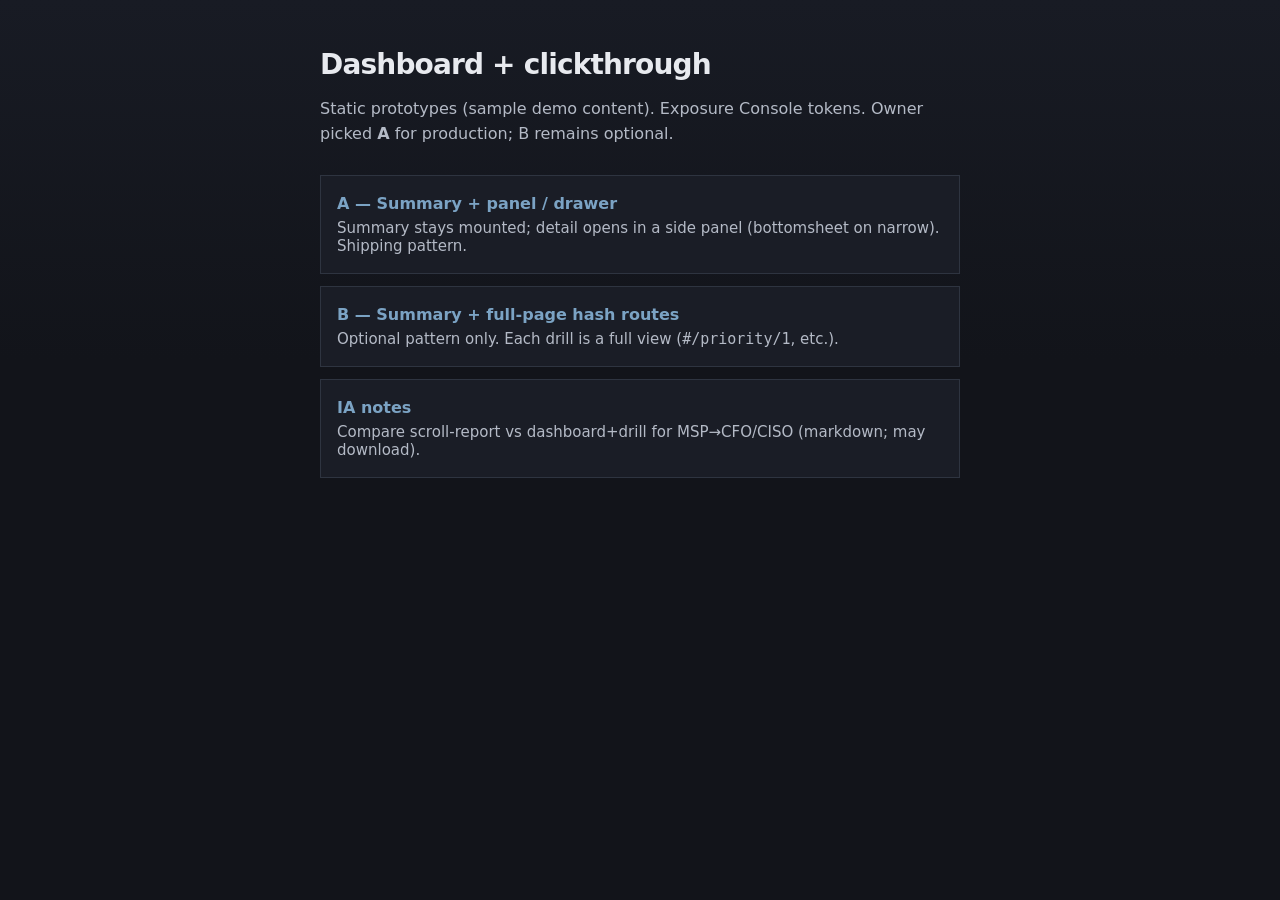
<file: audit/2026-11/design/index.html>
<!DOCTYPE html>
<html lang="en">
<head>
  <meta charset="utf-8" />
  <meta name="viewport" content="width=device-width, initial-scale=1" />
  <title>LicenseLens — dashboard IA prototypes</title>
  <style>
    :root {
      --canvas: #12141A;
      --surface-1: #1A1D26;
      --border: #2E3440;
      --text-1: #E8EAEF;
      --text-2: #B4BAC6;
      --accent: #7BA3C4;
      --accent-hover: #9BB4CC;
      --font-sans: "Segoe UI Variable Text", "Segoe UI", ui-sans-serif, system-ui, sans-serif;
    }
    * { box-sizing: border-box; }
    body {
      margin: 0;
      min-height: 100vh;
      font-family: var(--font-sans);
      background: linear-gradient(180deg, #181B24 0%, var(--canvas) 40%);
      color: var(--text-1);
      padding: 48px 24px;
    }
    main { max-width: 40rem; margin: 0 auto; }
    h1 { margin: 0 0 8px; font-size: 1.75rem; letter-spacing: -0.03em; }
    p { color: var(--text-2); line-height: 1.55; }
    .cards { display: grid; gap: 12px; margin-block-start: 28px; }
    a.card {
      display: block;
      padding: 18px 16px;
      background: var(--surface-1);
      border: 1px solid var(--border);
      color: var(--text-1);
      text-decoration: none;
    }
    a.card:hover { border-color: var(--accent); }
    a.card strong { color: var(--accent); }
    a.card span { display: block; margin-block-start: 6px; color: var(--text-2); font-size: 0.9375rem; }
    a:focus-visible { outline: 2px solid #B8C9D9; outline-offset: 2px; }
  </style>
</head>
<body>
  <main>
    <h1>Dashboard + clickthrough</h1>
    <p>
      Static prototypes (sample demo content). Exposure Console tokens.
      Owner picked <strong>A</strong> for production; B remains optional.
    </p>
    <div class="cards">
      <a class="card" href="dashboard-a-panel.html">
        <strong>A — Summary + panel / drawer</strong>
        <span>Summary stays mounted; detail opens in a side panel (bottomsheet on narrow). Shipping pattern.</span>
      </a>
      <a class="card" href="dashboard-b-routes.html">
        <strong>B — Summary + full-page hash routes</strong>
        <span>Optional pattern only. Each drill is a full view (<code>#/priority/1</code>, etc.).</span>
      </a>
      <a class="card" href="dashboard-clickthrough-ia.md">
        <strong>IA notes</strong>
        <span>Compare scroll-report vs dashboard+drill for MSP→CFO/CISO (markdown; may download).</span>
      </a>
    </div>
  </main>
</body>
</html>
</file>
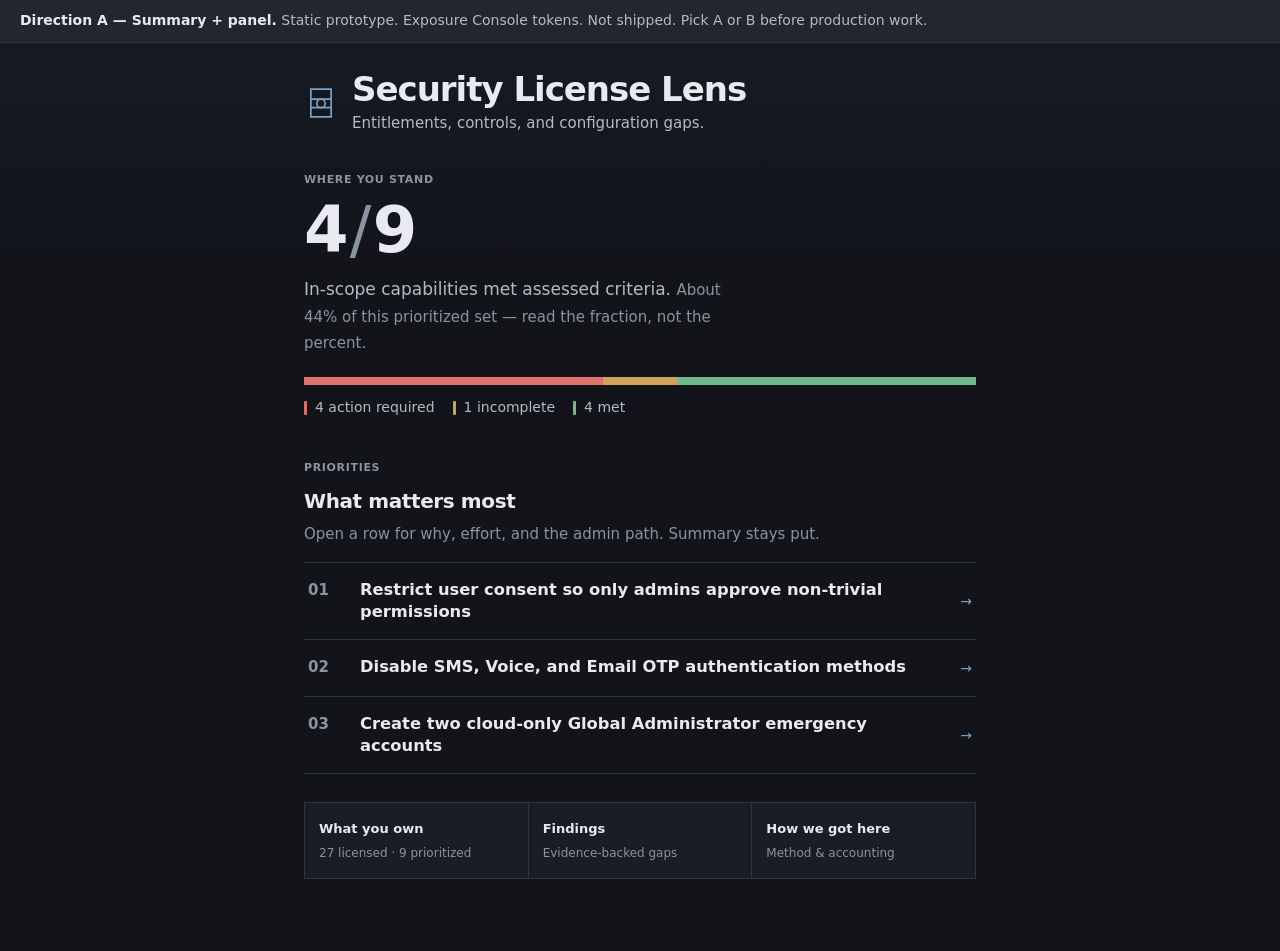
<file: audit/2026-11/design/dashboard-a-panel.html>
<!DOCTYPE html>
<html lang="en">
<head>
  <meta charset="utf-8" />
  <meta name="viewport" content="width=device-width, initial-scale=1" />
  <title>Direction A — Summary + panel · LicenseLens dashboard IA</title>
  <style>
    /* Exposure Console tokens (prototype inline; shipping would include tokens.css) */
    :root {
      --canvas: #12141A;
      --surface-1: #1A1D26;
      --surface-2: #22262F;
      --surface-3: #2A2F3A;
      --surface-4: #343A48;
      --border: #2E3440;
      --border-strong: #3D4554;
      --text-1: #E8EAEF;
      --text-2: #B4BAC6;
      --text-3: #8B93A1;
      --accent: #7BA3C4;
      --accent-hover: #9BB4CC;
      --accent-focus: #B8C9D9;
      --state-action: #E07070;
      --state-incomplete: #D0A15C;
      --state-ok: #6FBA8A;
      --state-neutral: #8B93A1;
      --font-sans: "Segoe UI Variable Text", "Segoe UI", ui-sans-serif, system-ui, -apple-system, sans-serif;
      --font-mono: ui-monospace, SFMono-Regular, Menlo, Consolas, monospace;
      --ease: cubic-bezier(0.22, 1, 0.36, 1);
      --duration: 220ms;
      --shadow-2: 0 2px 10px rgba(0, 0, 0, 0.45);
    }

    * { box-sizing: border-box; }
    html { background: var(--canvas); }
    body {
      margin: 0;
      min-height: 100vh;
      font-family: var(--font-sans);
      font-size: 1rem;
      line-height: 1.55;
      color: var(--text-1);
      background: linear-gradient(180deg, #181B24 0%, var(--canvas) 28%);
    }
    a { color: var(--accent); text-decoration: none; }
    a:hover { color: var(--accent-hover); text-decoration: underline; }
    a:focus-visible, button:focus-visible, summary:focus-visible {
      outline: 2px solid var(--accent-focus);
      outline-offset: 2px;
    }
    button {
      font: inherit;
      cursor: pointer;
      color: inherit;
      background: none;
      border: 0;
    }

    .banner {
      margin: 0;
      padding: 10px 20px;
      background: var(--surface-2);
      border-block-end: 1px solid var(--border);
      color: var(--text-2);
      font-size: 0.875rem;
    }
    .banner strong { color: var(--text-1); }

    .shell {
      max-width: 720px;
      margin: 0 auto;
      padding: 28px 24px 72px;
    }

    .brand {
      display: flex;
      align-items: center;
      gap: 14px;
      margin-block-end: 36px;
    }
    .mark { width: 34px; height: 38px; color: var(--accent); flex-shrink: 0; }
    .mark svg { width: 100%; height: 100%; display: block; }
    .brand h1 {
      margin: 0;
      font-size: clamp(1.65rem, 3vw, 2.125rem);
      font-weight: 650;
      letter-spacing: -0.03em;
      line-height: 1.1;
    }
    .tagline { margin: 4px 0 0; color: var(--text-2); font-size: 0.9375rem; }

    .kicker {
      margin: 0 0 10px;
      font-size: 0.6875rem;
      font-weight: 700;
      letter-spacing: 0.06em;
      text-transform: uppercase;
      color: var(--text-3);
    }

    .hero { margin-block-end: 36px; }
    .fraction {
      font-size: clamp(2.75rem, 8vw, 4rem);
      font-weight: 650;
      letter-spacing: -0.04em;
      line-height: 1;
      font-variant-numeric: tabular-nums;
      color: var(--text-1);
    }
    .fraction .slash { color: var(--text-3); font-weight: 500; margin-inline: 0.06em; }
    .hero-lead {
      margin: 14px 0 0;
      max-width: 42ch;
      color: var(--text-2);
      font-size: 1.0625rem;
    }
    .hero-lead .quiet { color: var(--text-3); font-size: 0.9375rem; }

    .dist { margin-block-start: 22px; }
    .dist-bar {
      display: flex;
      height: 8px;
      background: var(--surface-2);
      overflow: hidden;
    }
    .dist-seg { display: block; height: 100%; }
    .dist-seg.gap { background: var(--state-action); }
    .dist-seg.partial { background: var(--state-incomplete); }
    .dist-seg.ok { background: var(--state-ok); }
    .dist-legend {
      list-style: none;
      margin: 12px 0 0;
      padding: 0;
      display: flex;
      flex-wrap: wrap;
      gap: 10px 18px;
      color: var(--text-2);
      font-size: 0.875rem;
    }
    .dist-legend li { display: flex; align-items: center; gap: 8px; }
    .rail {
      width: 3px;
      height: 14px;
      border-radius: 1px;
      flex-shrink: 0;
    }
    .rail.gap { background: var(--state-action); }
    .rail.partial { background: var(--state-incomplete); }
    .rail.ok { background: var(--state-ok); }

    .priorities { margin-block: 40px 28px; }
    .priorities h2 {
      margin: 0 0 6px;
      font-size: 1.25rem;
      font-weight: 650;
      letter-spacing: -0.02em;
    }
    .help { margin: 0 0 16px; color: var(--text-3); font-size: 0.9375rem; }

    .prio-list { list-style: none; margin: 0; padding: 0; border-block-start: 1px solid var(--border); }
    .prio-list li { border-block-end: 1px solid var(--border); }
    .prio-btn {
      width: 100%;
      display: grid;
      grid-template-columns: 2.5rem 1fr auto;
      gap: 12px;
      align-items: baseline;
      padding: 16px 4px;
      text-align: start;
      min-height: 56px;
      transition: background var(--duration) var(--ease);
    }
    .prio-btn:hover { background: rgba(123, 163, 196, 0.06); }
    .prio-btn[aria-expanded="true"] { background: var(--surface-2); }
    .prio-index {
      color: var(--text-3);
      font-variant-numeric: tabular-nums;
      font-weight: 650;
      font-size: 0.9375rem;
    }
    .prio-title {
      margin: 0;
      font-size: 1.02rem;
      font-weight: 600;
      color: var(--text-1);
      line-height: 1.35;
    }
    .prio-chevron {
      color: var(--accent);
      font-size: 0.875rem;
      align-self: center;
    }

    .entries {
      display: grid;
      grid-template-columns: repeat(3, minmax(0, 1fr));
      gap: 1px;
      background: var(--border);
      border: 1px solid var(--border);
      margin-block-start: 8px;
    }
    .entry {
      min-height: 72px;
      padding: 16px 14px;
      background: var(--surface-1);
      text-align: start;
      transition: background var(--duration) var(--ease);
    }
    .entry:hover { background: var(--surface-2); }
    .entry .label {
      display: block;
      font-size: 0.8125rem;
      font-weight: 650;
      color: var(--text-1);
    }
    .entry .hint {
      display: block;
      margin-block-start: 4px;
      font-size: 0.75rem;
      color: var(--text-3);
    }
    @media (max-width: 640px) {
      .entries { grid-template-columns: 1fr; }
      .shell { padding-inline: 16px; }
    }

    /* Panel / drawer */
    .scrim {
      position: fixed;
      inset: 0;
      background: rgba(8, 10, 14, 0.55);
      opacity: 0;
      pointer-events: none;
      transition: opacity var(--duration) var(--ease);
      z-index: 40;
    }
    .scrim.is-open { opacity: 1; pointer-events: auto; }

    .panel {
      position: fixed;
      inset-block: 0;
      inset-inline-end: 0;
      width: min(440px, 100%);
      background: var(--surface-1);
      border-inline-start: 1px solid var(--border-strong);
      box-shadow: var(--shadow-2);
      transform: translateX(104%);
      transition: transform var(--duration) var(--ease);
      z-index: 50;
      display: flex;
      flex-direction: column;
      outline: none;
    }
    .panel.is-open { transform: translateX(0); }
    @media (max-width: 640px) {
      .panel {
        inset-block-start: auto;
        inset-block-end: 0;
        height: min(78vh, 640px);
        width: 100%;
        border-inline-start: 0;
        border-block-start: 1px solid var(--border-strong);
        transform: translateY(104%);
        border-radius: 10px 10px 0 0;
      }
      .panel.is-open { transform: translateY(0); }
    }

    .panel-head {
      display: flex;
      align-items: flex-start;
      justify-content: space-between;
      gap: 12px;
      padding: 18px 18px 12px;
      border-block-end: 1px solid var(--border);
    }
    .panel-head h2 {
      margin: 0;
      font-size: 1.125rem;
      font-weight: 650;
      letter-spacing: -0.02em;
      line-height: 1.3;
    }
    .panel-close {
      flex-shrink: 0;
      min-width: 44px;
      min-height: 44px;
      color: var(--text-2);
      font-size: 1.25rem;
      line-height: 1;
    }
    .panel-close:hover { color: var(--text-1); }
    .panel-body {
      padding: 16px 18px 28px;
      overflow: auto;
      color: var(--text-2);
    }
    .panel-body .meta {
      margin: 0 0 12px;
      font-size: 0.875rem;
      color: var(--text-3);
    }
    .panel-body p { margin: 0 0 12px; max-width: 52ch; }
    .panel-body .deep a { font-weight: 600; }
    .status-row {
      display: flex;
      align-items: center;
      gap: 8px;
      margin: 0 0 12px;
      color: var(--text-1);
      font-size: 0.875rem;
      font-weight: 600;
    }
    .status-marker {
      display: inline-flex;
      align-items: center;
      gap: 6px;
    }
    .status-marker .tick {
      width: 10px;
      height: 10px;
      border-radius: 1px;
      background: var(--state-action);
    }
    .status-marker.ok .tick { background: var(--state-ok); }
    .tech {
      margin-block-start: 16px;
      border: 1px solid var(--border);
      background: var(--surface-2);
      padding: 0 12px;
    }
    .tech summary {
      min-height: 40px;
      display: flex;
      align-items: center;
      cursor: pointer;
      color: var(--text-2);
      font-size: 0.875rem;
      font-weight: 600;
    }
    .tech-body { padding-block: 0 12px; font-size: 0.875rem; }
    .tech-body code { font-family: var(--font-mono); color: var(--text-1); }

    .noscript {
      margin-block-start: 28px;
      padding: 14px 16px;
      border: 1px solid var(--border);
      background: var(--surface-2);
      color: var(--text-2);
      font-size: 0.875rem;
    }

    /* Linear detail for no-JS + print */
    .print-all {
      margin-block-start: 48px;
      padding-block-start: 28px;
      border-block-start: 1px solid var(--border);
    }
    .print-all h2 {
      margin: 0 0 8px;
      font-size: 1.25rem;
    }
    .print-all .block { margin-block: 24px; }
    .print-all .block h3 {
      margin: 0 0 8px;
      font-size: 1.05rem;
      color: var(--text-1);
    }
    .js-on .print-all { display: none; }
    @media print {
      .js-on .print-all { display: block !important; }
      .banner, .scrim, .panel, .entries, .prio-chevron, .noscript { display: none !important; }
      body {
        background: #F3F5F8;
        color: #15202B;
      }
      .fraction, .prio-title, .brand h1, .print-all h2, .print-all .block h3 { color: #15202B; }
      .tagline, .help, .hero-lead, .dist-legend, .print-all { color: #3D4D5C; }
      a { color: #2F5A78; }
      .dist-seg.gap, .rail.gap, .status-marker .tick { background: #B42318 !important; }
      .dist-seg.partial, .rail.partial { background: #B54708 !important; }
      .dist-seg.ok, .rail.ok, .status-marker.ok .tick { background: #087443 !important; }
      .shell { max-width: none; padding: 0; }
      .prio-btn { padding-inline: 0; }
    }

    @media (prefers-reduced-motion: reduce) {
      *, *::before, *::after {
        transition: none !important;
        animation: none !important;
      }
    }
  </style>
</head>
<body>
  <p class="banner"><strong>Direction A — Summary + panel.</strong> Static prototype. Exposure Console tokens. Not shipped. Pick A or B before production work.</p>

  <div class="shell">
    <header class="brand">
      <span class="mark" aria-hidden="true">
        <svg viewBox="0 0 40 45" fill="none">
          <path d="M8 6h24v33H8z" stroke="currentColor" stroke-width="2"/>
          <path d="M8 18h24M8 28h24" stroke="currentColor" stroke-width="2"/>
          <circle cx="20" cy="23" r="5" stroke="currentColor" stroke-width="2"/>
        </svg>
      </span>
      <div>
        <h1>Security License Lens</h1>
        <p class="tagline">Entitlements, controls, and configuration gaps.</p>
      </div>
    </header>

    <main>
      <section class="hero" aria-labelledby="stand-title">
        <p class="kicker" id="stand-title">Where you stand</p>
        <div class="fraction" aria-label="4 of 9 in-scope capabilities met">4<span class="slash">/</span>9</div>
        <p class="hero-lead">
          In-scope capabilities met assessed criteria.
          <span class="quiet">About 44% of this prioritized set — read the fraction, not the percent.</span>
        </p>
        <div class="dist">
          <div class="dist-bar" role="img" aria-label="Distribution: 4 action required, 1 incomplete, 4 met">
            <span class="dist-seg gap" style="flex:4"></span>
            <span class="dist-seg partial" style="flex:1"></span>
            <span class="dist-seg ok" style="flex:4"></span>
          </div>
          <ul class="dist-legend">
            <li><span class="rail gap" aria-hidden="true"></span>4 action required</li>
            <li><span class="rail partial" aria-hidden="true"></span>1 incomplete</li>
            <li><span class="rail ok" aria-hidden="true"></span>4 met</li>
          </ul>
        </div>
      </section>

      <section class="priorities" aria-labelledby="prio-title">
        <p class="kicker">Priorities</p>
        <h2 id="prio-title">What matters most</h2>
        <p class="help">Open a row for why, effort, and the admin path. Summary stays put.</p>
        <ul class="prio-list">
          <li>
            <button type="button" class="prio-btn" data-panel="p1" aria-expanded="false" aria-controls="drawer">
              <span class="prio-index">01</span>
              <span class="prio-title">Restrict user consent so only admins approve non-trivial permissions</span>
              <span class="prio-chevron" aria-hidden="true">→</span>
            </button>
          </li>
          <li>
            <button type="button" class="prio-btn" data-panel="p2" aria-expanded="false" aria-controls="drawer">
              <span class="prio-index">02</span>
              <span class="prio-title">Disable SMS, Voice, and Email OTP authentication methods</span>
              <span class="prio-chevron" aria-hidden="true">→</span>
            </button>
          </li>
          <li>
            <button type="button" class="prio-btn" data-panel="p3" aria-expanded="false" aria-controls="drawer">
              <span class="prio-index">03</span>
              <span class="prio-title">Create two cloud-only Global Administrator emergency accounts</span>
              <span class="prio-chevron" aria-hidden="true">→</span>
            </button>
          </li>
        </ul>
      </section>

      <div class="entries" role="group" aria-label="More detail">
        <button type="button" class="entry" data-panel="owned" aria-controls="drawer">
          <span class="label">What you own</span>
          <span class="hint">27 licensed · 9 prioritized</span>
        </button>
        <button type="button" class="entry" data-panel="findings" aria-controls="drawer">
          <span class="label">Findings</span>
          <span class="hint">Evidence-backed gaps</span>
        </button>
        <button type="button" class="entry" data-panel="method" aria-controls="drawer">
          <span class="label">How we got here</span>
          <span class="hint">Method &amp; accounting</span>
        </button>
      </div>

      <noscript>
        <p class="noscript">JavaScript is off. Use the linear detail below — same content the panel would show. Print always uses that linear document.</p>
      </noscript>

      <section class="print-all" id="print-all" aria-label="Full assessment detail">
        <h2>Full detail</h2>
        <p class="help">Linear fallback for print, PDF, and no-JS. Hidden on interactive screen when JS is available.</p>

        <div class="block" id="detail-p1">
          <h3>01 · Restrict user consent so only admins approve non-trivial permissions</h3>
          <p class="meta">Effort: Hours</p>
          <p>Users can still approve app permissions themselves, which is a common path for consent phishing.</p>
          <p><a href="#">Open the admin page</a></p>
          <details class="tech">
            <summary>Check detail</summary>
            <div class="tech-body">
              <p><strong>Check:</strong> <code>id-app-user-consent-restricted</code></p>
              <p><strong>Evidence:</strong> direct · <strong>Confidence:</strong> high</p>
            </div>
          </details>
        </div>

        <div class="block" id="detail-p2">
          <h3>02 · Disable SMS, Voice, and Email OTP authentication methods</h3>
          <p class="meta">Effort: Hours</p>
          <p>SMS, voice, or email one-time codes are still allowed — these are the easiest multi-factor methods for attackers to abuse.</p>
          <p><a href="#">Open the admin page</a></p>
        </div>

        <div class="block" id="detail-p3">
          <h3>03 · Create two cloud-only Global Administrator emergency accounts</h3>
          <p class="meta">Effort: Hours</p>
          <p>We could not confirm a dedicated emergency admin account. Without one, an outage or lockout can lock you out of your own tenant.</p>
          <p><a href="#">Open the admin page</a></p>
        </div>

        <div class="block" id="detail-owned">
          <h3>What you already own</h3>
          <p>27 licensed capabilities detected. 9 are in the prioritized identity + endpoint set. This summary does not invent a second scoreboard.</p>
        </div>

        <div class="block" id="detail-findings">
          <h3>Findings</h3>
          <p class="status-row">
            <span class="status-marker"><span class="tick" aria-hidden="true"></span> Action required</span>
          </p>
          <p><strong style="color:var(--text-1)">User consent for non-trivial permissions is still allowed</strong></p>
          <p>You pay for stronger app-consent controls. We expected admin-only approval for non-trivial permissions. We observed user consent still permitted.</p>
        </div>

        <div class="block" id="detail-method">
          <h3>How we got here</h3>
          <p>9 owned (prioritized) · 4 met criteria · 4 action required · 1 partly set up · 6 not licensed in the wider catalog view.</p>
          <p>Verdicts are deterministic from read-only evidence. Missing evidence stays missing.</p>
        </div>
      </section>
    </main>
  </div>

  <div class="scrim" id="scrim" hidden></div>
  <aside class="panel" id="drawer" role="dialog" aria-modal="true" aria-labelledby="panel-title" hidden>
    <div class="panel-head">
      <h2 id="panel-title">Detail</h2>
      <button type="button" class="panel-close" id="panel-close" aria-label="Close detail">×</button>
    </div>
    <div class="panel-body" id="panel-body"></div>
  </aside>

  <template id="tpl-p1">
    <p class="meta">Effort: Hours · Priority 01</p>
    <p>Users can still approve app permissions themselves, which is a common path for consent phishing.</p>
    <p class="deep"><a href="#">Open the admin page</a></p>
    <details class="tech">
      <summary>Check detail</summary>
      <div class="tech-body">
        <p><strong>Check:</strong> <code>id-app-user-consent-restricted</code></p>
        <p><strong>Evidence:</strong> direct · <strong>Confidence:</strong> high</p>
      </div>
    </details>
  </template>
  <template id="tpl-p2">
    <p class="meta">Effort: Hours · Priority 02</p>
    <p>SMS, voice, or email one-time codes are still allowed — these are the easiest multi-factor methods for attackers to abuse.</p>
    <p class="deep"><a href="#">Open the admin page</a></p>
  </template>
  <template id="tpl-p3">
    <p class="meta">Effort: Hours · Priority 03</p>
    <p>We could not confirm a dedicated emergency admin account. Without one, an outage or lockout can lock you out of your own tenant.</p>
    <p class="deep"><a href="#">Open the admin page</a></p>
  </template>
  <template id="tpl-owned">
    <p>27 licensed capabilities detected. 9 are in the prioritized identity + endpoint set.</p>
    <p>The instrument focuses attention on what you already pay for that still needs configuration — it does not invent a second scoreboard.</p>
  </template>
  <template id="tpl-findings">
    <p class="status-row">
      <span class="status-marker"><span class="tick" aria-hidden="true"></span> Action required</span>
    </p>
    <p><strong style="color:var(--text-1)">User consent for non-trivial permissions is still allowed</strong></p>
    <p>You pay for stronger app-consent controls. We expected admin-only approval for non-trivial permissions. We observed user consent still permitted.</p>
    <details class="tech">
      <summary>Evidence and check detail</summary>
      <div class="tech-body">
        <p><strong>Check:</strong> <code>id-app-user-consent-restricted</code></p>
        <p><strong>Evidence:</strong> direct · <strong>Confidence:</strong> high</p>
      </div>
    </details>
  </template>
  <template id="tpl-method">
    <p>9 owned (prioritized) · 4 met · 4 action required · 1 partly set up · 6 not licensed.</p>
    <p>Verdicts are deterministic from read-only evidence. Missing evidence stays missing. Color never carries status alone.</p>
  </template>

  <script>
    (function () {
      document.documentElement.classList.add("js-on");
      var titles = {
        p1: "Restrict user consent so only admins approve non-trivial permissions",
        p2: "Disable SMS, Voice, and Email OTP authentication methods",
        p3: "Create two cloud-only Global Administrator emergency accounts",
        owned: "What you already own",
        findings: "Findings",
        method: "How we got here"
      };
      var drawer = document.getElementById("drawer");
      var scrim = document.getElementById("scrim");
      var body = document.getElementById("panel-body");
      var title = document.getElementById("panel-title");
      var closeBtn = document.getElementById("panel-close");
      var lastFocus = null;

      function setExpanded(id, on) {
        document.querySelectorAll("[data-panel]").forEach(function (el) {
          if (el.getAttribute("aria-expanded") !== null) {
            el.setAttribute("aria-expanded", el.getAttribute("data-panel") === id && on ? "true" : "false");
          }
        });
      }

      function openPanel(id) {
        var tpl = document.getElementById("tpl-" + id);
        if (!tpl) return;
        lastFocus = document.activeElement;
        title.textContent = titles[id] || "Detail";
        body.replaceChildren(tpl.content.cloneNode(true));
        drawer.hidden = false;
        scrim.hidden = false;
        requestAnimationFrame(function () {
          drawer.classList.add("is-open");
          scrim.classList.add("is-open");
        });
        setExpanded(id, true);
        closeBtn.focus();
      }

      function closePanel() {
        drawer.classList.remove("is-open");
        scrim.classList.remove("is-open");
        setExpanded("", false);
        window.setTimeout(function () {
          drawer.hidden = true;
          scrim.hidden = true;
          body.replaceChildren();
          if (lastFocus && lastFocus.focus) lastFocus.focus();
        }, 220);
      }

      document.querySelectorAll("[data-panel]").forEach(function (el) {
        el.addEventListener("click", function () {
          openPanel(el.getAttribute("data-panel"));
        });
      });
      closeBtn.addEventListener("click", closePanel);
      scrim.addEventListener("click", closePanel);
      document.addEventListener("keydown", function (e) {
        if (e.key === "Escape" && !drawer.hidden) {
          e.preventDefault();
          closePanel();
        }
      });
    })();
  </script>
</body>
</html>
</file>
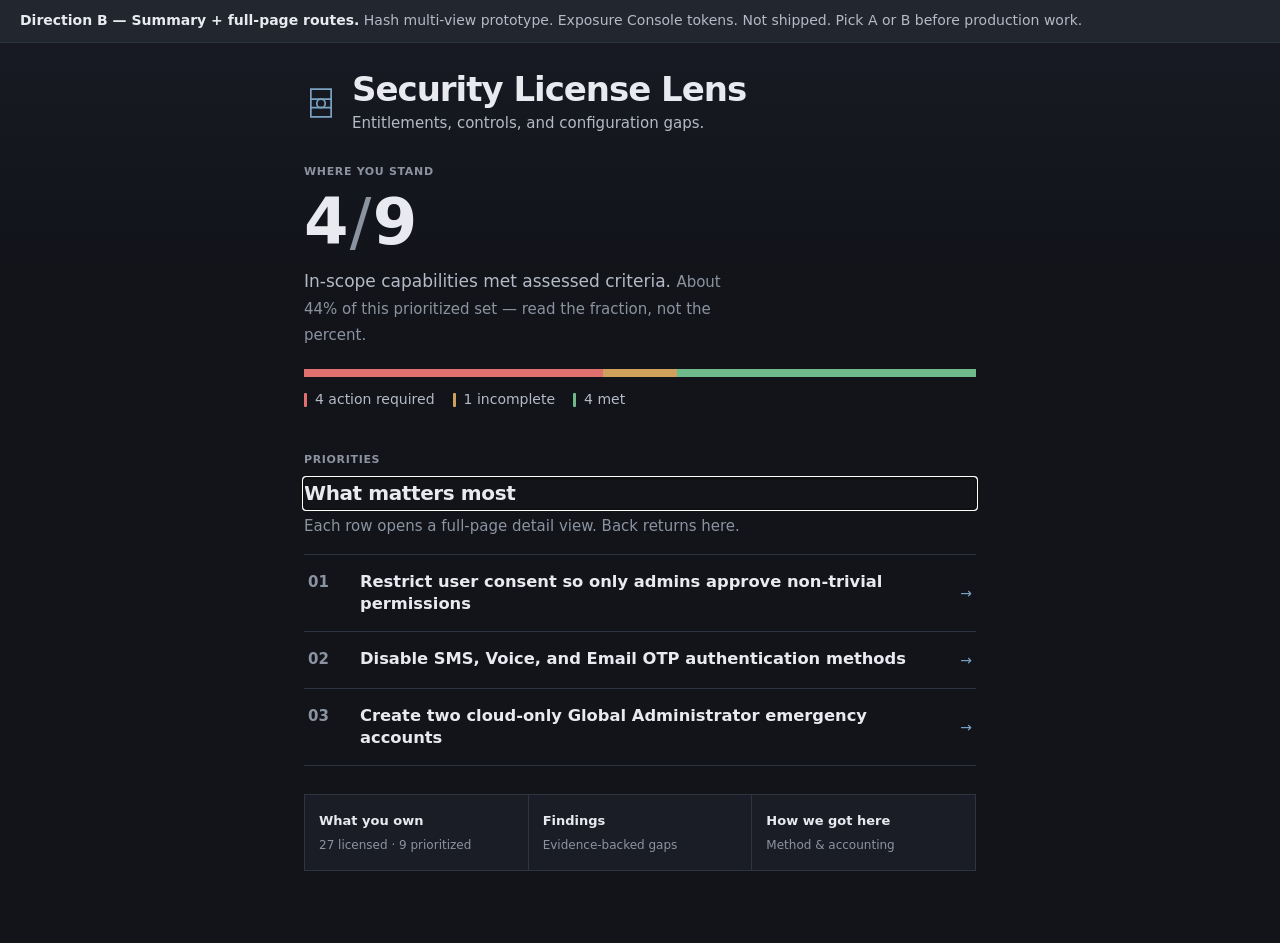
<file: audit/2026-11/design/dashboard-b-routes.html>
<!DOCTYPE html>
<html lang="en">
<head>
  <meta charset="utf-8" />
  <meta name="viewport" content="width=device-width, initial-scale=1" />
  <title>Direction B — Summary + routes · LicenseLens dashboard IA</title>
  <style>
    :root {
      --canvas: #12141A;
      --surface-1: #1A1D26;
      --surface-2: #22262F;
      --surface-3: #2A2F3A;
      --border: #2E3440;
      --border-strong: #3D4554;
      --text-1: #E8EAEF;
      --text-2: #B4BAC6;
      --text-3: #8B93A1;
      --accent: #7BA3C4;
      --accent-hover: #9BB4CC;
      --accent-focus: #B8C9D9;
      --state-action: #E07070;
      --state-incomplete: #D0A15C;
      --state-ok: #6FBA8A;
      --font-sans: "Segoe UI Variable Text", "Segoe UI", ui-sans-serif, system-ui, -apple-system, sans-serif;
      --font-mono: ui-monospace, SFMono-Regular, Menlo, Consolas, monospace;
      --ease: cubic-bezier(0.22, 1, 0.36, 1);
      --duration: 180ms;
    }

    * { box-sizing: border-box; }
    html { background: var(--canvas); }
    body {
      margin: 0;
      min-height: 100vh;
      font-family: var(--font-sans);
      font-size: 1rem;
      line-height: 1.55;
      color: var(--text-1);
      background: linear-gradient(180deg, #181B24 0%, var(--canvas) 28%);
    }
    a { color: var(--accent); text-decoration: none; }
    a:hover { color: var(--accent-hover); text-decoration: underline; }
    a:focus-visible, button:focus-visible, summary:focus-visible {
      outline: 2px solid var(--accent-focus);
      outline-offset: 2px;
    }
    button {
      font: inherit;
      cursor: pointer;
      color: inherit;
      background: none;
      border: 0;
    }

    .banner {
      margin: 0;
      padding: 10px 20px;
      background: var(--surface-2);
      border-block-end: 1px solid var(--border);
      color: var(--text-2);
      font-size: 0.875rem;
    }
    .banner strong { color: var(--text-1); }

    .shell {
      max-width: 720px;
      margin: 0 auto;
      padding: 28px 24px 72px;
    }

    .brand {
      display: flex;
      align-items: center;
      gap: 14px;
      margin-block-end: 28px;
    }
    .mark { width: 34px; height: 38px; color: var(--accent); flex-shrink: 0; }
    .mark svg { width: 100%; height: 100%; display: block; }
    .brand h1 {
      margin: 0;
      font-size: clamp(1.65rem, 3vw, 2.125rem);
      font-weight: 650;
      letter-spacing: -0.03em;
      line-height: 1.1;
    }
    .tagline { margin: 4px 0 0; color: var(--text-2); font-size: 0.9375rem; }

    .kicker {
      margin: 0 0 10px;
      font-size: 0.6875rem;
      font-weight: 700;
      letter-spacing: 0.06em;
      text-transform: uppercase;
      color: var(--text-3);
    }

    .back {
      display: inline-flex;
      align-items: center;
      gap: 8px;
      min-height: 44px;
      margin-block-end: 18px;
      padding: 0;
      color: var(--accent);
      font-weight: 600;
      font-size: 0.9375rem;
    }
    .back:hover { color: var(--accent-hover); text-decoration: underline; }

    /* Views: with JS, only .is-active shows. Without JS, all stack. */
    .view { display: none; }
    .view.is-active { display: block; animation: fade-in var(--duration) var(--ease) both; }
    html:not(.js-on) .view { display: block; margin-block-end: 48px; }
    html:not(.js-on) .view + .view {
      padding-block-start: 32px;
      border-block-start: 1px solid var(--border);
    }
    @keyframes fade-in {
      from { opacity: 0; transform: translateY(6px); }
      to { opacity: 1; transform: none; }
    }

    .hero { margin-block-end: 36px; }
    .fraction {
      font-size: clamp(2.75rem, 8vw, 4rem);
      font-weight: 650;
      letter-spacing: -0.04em;
      line-height: 1;
      font-variant-numeric: tabular-nums;
    }
    .fraction .slash { color: var(--text-3); font-weight: 500; margin-inline: 0.06em; }
    .hero-lead {
      margin: 14px 0 0;
      max-width: 42ch;
      color: var(--text-2);
      font-size: 1.0625rem;
    }
    .hero-lead .quiet { color: var(--text-3); font-size: 0.9375rem; }

    .dist { margin-block-start: 22px; }
    .dist-bar {
      display: flex;
      height: 8px;
      background: var(--surface-2);
      overflow: hidden;
    }
    .dist-seg { display: block; height: 100%; }
    .dist-seg.gap { background: var(--state-action); }
    .dist-seg.partial { background: var(--state-incomplete); }
    .dist-seg.ok { background: var(--state-ok); }
    .dist-legend {
      list-style: none;
      margin: 12px 0 0;
      padding: 0;
      display: flex;
      flex-wrap: wrap;
      gap: 10px 18px;
      color: var(--text-2);
      font-size: 0.875rem;
    }
    .dist-legend li { display: flex; align-items: center; gap: 8px; }
    .rail { width: 3px; height: 14px; border-radius: 1px; flex-shrink: 0; }
    .rail.gap { background: var(--state-action); }
    .rail.partial { background: var(--state-incomplete); }
    .rail.ok { background: var(--state-ok); }

    .priorities { margin-block: 40px 28px; }
    .priorities h2, .view-title {
      margin: 0 0 6px;
      font-size: 1.25rem;
      font-weight: 650;
      letter-spacing: -0.02em;
    }
    .help { margin: 0 0 16px; color: var(--text-3); font-size: 0.9375rem; }

    .prio-list { list-style: none; margin: 0; padding: 0; border-block-start: 1px solid var(--border); }
    .prio-list li { border-block-end: 1px solid var(--border); }
    .prio-link {
      width: 100%;
      display: grid;
      grid-template-columns: 2.5rem 1fr auto;
      gap: 12px;
      align-items: baseline;
      padding: 16px 4px;
      text-align: start;
      min-height: 56px;
      color: inherit;
      text-decoration: none;
      transition: background var(--duration) var(--ease);
    }
    .prio-link:hover {
      background: rgba(123, 163, 196, 0.06);
      text-decoration: none;
      color: inherit;
    }
    .prio-index {
      color: var(--text-3);
      font-variant-numeric: tabular-nums;
      font-weight: 650;
      font-size: 0.9375rem;
    }
    .prio-title {
      margin: 0;
      font-size: 1.02rem;
      font-weight: 600;
      color: var(--text-1);
      line-height: 1.35;
    }
    .prio-chevron { color: var(--accent); font-size: 0.875rem; align-self: center; }

    .entries {
      display: grid;
      grid-template-columns: repeat(3, minmax(0, 1fr));
      gap: 1px;
      background: var(--border);
      border: 1px solid var(--border);
    }
    .entry {
      min-height: 72px;
      padding: 16px 14px;
      background: var(--surface-1);
      color: inherit;
      text-decoration: none;
      transition: background var(--duration) var(--ease);
    }
    .entry:hover {
      background: var(--surface-2);
      text-decoration: none;
      color: inherit;
    }
    .entry .label {
      display: block;
      font-size: 0.8125rem;
      font-weight: 650;
      color: var(--text-1);
    }
    .entry .hint {
      display: block;
      margin-block-start: 4px;
      font-size: 0.75rem;
      color: var(--text-3);
    }
    @media (max-width: 640px) {
      .entries { grid-template-columns: 1fr; }
      .shell { padding-inline: 16px; }
    }

    .detail-meta {
      margin: 0 0 12px;
      font-size: 0.875rem;
      color: var(--text-3);
    }
    .detail-body { color: var(--text-2); max-width: 52ch; }
    .detail-body p { margin: 0 0 12px; }
    .status-row {
      display: flex;
      align-items: center;
      gap: 8px;
      margin: 0 0 12px;
      color: var(--text-1);
      font-size: 0.875rem;
      font-weight: 600;
    }
    .status-marker { display: inline-flex; align-items: center; gap: 6px; }
    .status-marker .tick {
      width: 10px;
      height: 10px;
      border-radius: 1px;
      background: var(--state-action);
    }
    .tech {
      margin-block-start: 16px;
      border: 1px solid var(--border);
      background: var(--surface-2);
      padding: 0 12px;
      max-width: 52ch;
    }
    .tech summary {
      min-height: 40px;
      display: flex;
      align-items: center;
      cursor: pointer;
      color: var(--text-2);
      font-size: 0.875rem;
      font-weight: 600;
    }
    .tech-body { padding-block: 0 12px; font-size: 0.875rem; color: var(--text-2); }
    .tech-body code { font-family: var(--font-mono); color: var(--text-1); }

    .noscript {
      margin-block-start: 20px;
      padding: 14px 16px;
      border: 1px solid var(--border);
      background: var(--surface-2);
      color: var(--text-2);
      font-size: 0.875rem;
    }
    .js-on .noscript { display: none; }

    /* Print: show every view linearly */
    @media print {
      .banner, .prio-chevron, .noscript, .back { display: none !important; }
      html.js-on .view, html:not(.js-on) .view {
        display: block !important;
        margin-block-end: 28px;
        padding-block-start: 20px;
        border-block-start: 1px solid #D5DCE6;
        animation: none !important;
      }
      html.js-on .view#view-summary { border-block-start: 0; padding-block-start: 0; }
      body { background: #F3F5F8; color: #15202B; }
      .fraction, .prio-title, .brand h1, .view-title { color: #15202B; }
      .tagline, .help, .hero-lead, .dist-legend, .detail-body { color: #3D4D5C; }
      a { color: #2F5A78; }
      .dist-seg.gap, .rail.gap, .status-marker .tick { background: #B42318 !important; }
      .dist-seg.partial, .rail.partial { background: #B54708 !important; }
      .dist-seg.ok, .rail.ok { background: #087443 !important; }
      .shell { max-width: none; padding: 0; }
      .entries { display: none !important; }
    }

    @media (prefers-reduced-motion: reduce) {
      *, *::before, *::after {
        transition: none !important;
        animation: none !important;
      }
    }
  </style>
</head>
<body>
  <p class="banner"><strong>Direction B — Summary + full-page routes.</strong> Hash multi-view prototype. Exposure Console tokens. Not shipped. Pick A or B before production work.</p>

  <div class="shell">
    <header class="brand">
      <span class="mark" aria-hidden="true">
        <svg viewBox="0 0 40 45" fill="none">
          <path d="M8 6h24v33H8z" stroke="currentColor" stroke-width="2"/>
          <path d="M8 18h24M8 28h24" stroke="currentColor" stroke-width="2"/>
          <circle cx="20" cy="23" r="5" stroke="currentColor" stroke-width="2"/>
        </svg>
      </span>
      <div>
        <h1>Security License Lens</h1>
        <p class="tagline">Entitlements, controls, and configuration gaps.</p>
      </div>
    </header>

    <noscript>
      <p class="noscript">JavaScript is off. All views appear in order below (same as print). With JS, hash routes swap one view at a time.</p>
    </noscript>

    <main>
      <!-- Summary -->
      <section class="view is-active" id="view-summary" data-route="/" aria-label="Summary">
        <div class="hero">
          <p class="kicker">Where you stand</p>
          <div class="fraction" aria-label="4 of 9 in-scope capabilities met">4<span class="slash">/</span>9</div>
          <p class="hero-lead">
            In-scope capabilities met assessed criteria.
            <span class="quiet">About 44% of this prioritized set — read the fraction, not the percent.</span>
          </p>
          <div class="dist">
            <div class="dist-bar" role="img" aria-label="Distribution: 4 action required, 1 incomplete, 4 met">
              <span class="dist-seg gap" style="flex:4"></span>
              <span class="dist-seg partial" style="flex:1"></span>
              <span class="dist-seg ok" style="flex:4"></span>
            </div>
            <ul class="dist-legend">
              <li><span class="rail gap" aria-hidden="true"></span>4 action required</li>
              <li><span class="rail partial" aria-hidden="true"></span>1 incomplete</li>
              <li><span class="rail ok" aria-hidden="true"></span>4 met</li>
            </ul>
          </div>
        </div>

        <div class="priorities">
          <p class="kicker">Priorities</p>
          <h2>What matters most</h2>
          <p class="help">Each row opens a full-page detail view. Back returns here.</p>
          <ul class="prio-list">
            <li>
              <a class="prio-link" href="#/priority/1">
                <span class="prio-index">01</span>
                <span class="prio-title">Restrict user consent so only admins approve non-trivial permissions</span>
                <span class="prio-chevron" aria-hidden="true">→</span>
              </a>
            </li>
            <li>
              <a class="prio-link" href="#/priority/2">
                <span class="prio-index">02</span>
                <span class="prio-title">Disable SMS, Voice, and Email OTP authentication methods</span>
                <span class="prio-chevron" aria-hidden="true">→</span>
              </a>
            </li>
            <li>
              <a class="prio-link" href="#/priority/3">
                <span class="prio-index">03</span>
                <span class="prio-title">Create two cloud-only Global Administrator emergency accounts</span>
                <span class="prio-chevron" aria-hidden="true">→</span>
              </a>
            </li>
          </ul>
        </div>

        <div class="entries" role="navigation" aria-label="More detail">
          <a class="entry" href="#/owned">
            <span class="label">What you own</span>
            <span class="hint">27 licensed · 9 prioritized</span>
          </a>
          <a class="entry" href="#/findings">
            <span class="label">Findings</span>
            <span class="hint">Evidence-backed gaps</span>
          </a>
          <a class="entry" href="#/method">
            <span class="label">How we got here</span>
            <span class="hint">Method &amp; accounting</span>
          </a>
        </div>
      </section>

      <!-- Priority 1 -->
      <section class="view" id="view-priority-1" data-route="/priority/1" aria-label="Priority 01">
        <a class="back" href="#/">← Summary</a>
        <p class="kicker">Priority 01</p>
        <h2 class="view-title">Restrict user consent so only admins approve non-trivial permissions</h2>
        <p class="detail-meta">Effort: Hours</p>
        <div class="detail-body">
          <p>Users can still approve app permissions themselves, which is a common path for consent phishing.</p>
          <p><a href="#">Open the admin page</a></p>
          <details class="tech">
            <summary>Check detail</summary>
            <div class="tech-body">
              <p><strong>Check:</strong> <code>id-app-user-consent-restricted</code></p>
              <p><strong>Evidence:</strong> direct · <strong>Confidence:</strong> high</p>
            </div>
          </details>
        </div>
      </section>

      <!-- Priority 2 -->
      <section class="view" id="view-priority-2" data-route="/priority/2" aria-label="Priority 02">
        <a class="back" href="#/">← Summary</a>
        <p class="kicker">Priority 02</p>
        <h2 class="view-title">Disable SMS, Voice, and Email OTP authentication methods</h2>
        <p class="detail-meta">Effort: Hours</p>
        <div class="detail-body">
          <p>SMS, voice, or email one-time codes are still allowed — these are the easiest multi-factor methods for attackers to abuse.</p>
          <p><a href="#">Open the admin page</a></p>
        </div>
      </section>

      <!-- Priority 3 -->
      <section class="view" id="view-priority-3" data-route="/priority/3" aria-label="Priority 03">
        <a class="back" href="#/">← Summary</a>
        <p class="kicker">Priority 03</p>
        <h2 class="view-title">Create two cloud-only Global Administrator emergency accounts</h2>
        <p class="detail-meta">Effort: Hours</p>
        <div class="detail-body">
          <p>We could not confirm a dedicated emergency admin account. Without one, an outage or lockout can lock you out of your own tenant.</p>
          <p><a href="#">Open the admin page</a></p>
        </div>
      </section>

      <!-- Owned -->
      <section class="view" id="view-owned" data-route="/owned" aria-label="What you own">
        <a class="back" href="#/">← Summary</a>
        <p class="kicker">Entitlements</p>
        <h2 class="view-title">What you already own</h2>
        <div class="detail-body">
          <p>27 licensed capabilities detected. 9 are in the prioritized identity + endpoint set.</p>
          <p>The instrument focuses attention on what you already pay for that still needs configuration — it does not invent a second scoreboard.</p>
        </div>
      </section>

      <!-- Findings -->
      <section class="view" id="view-findings" data-route="/findings" aria-label="Findings">
        <a class="back" href="#/">← Summary</a>
        <p class="kicker">Findings</p>
        <h2 class="view-title">Evidence-backed gaps</h2>
        <div class="detail-body">
          <p class="status-row">
            <span class="status-marker"><span class="tick" aria-hidden="true"></span> Action required</span>
          </p>
          <p><strong style="color:var(--text-1)">User consent for non-trivial permissions is still allowed</strong></p>
          <p>You pay for stronger app-consent controls. We expected admin-only approval for non-trivial permissions. We observed user consent still permitted.</p>
          <details class="tech">
            <summary>Evidence and check detail</summary>
            <div class="tech-body">
              <p><strong>Check:</strong> <code>id-app-user-consent-restricted</code></p>
              <p><strong>Evidence:</strong> direct · <strong>Confidence:</strong> high</p>
            </div>
          </details>
        </div>
      </section>

      <!-- Method -->
      <section class="view" id="view-method" data-route="/method" aria-label="How we got here">
        <a class="back" href="#/">← Summary</a>
        <p class="kicker">Method</p>
        <h2 class="view-title">How we got here</h2>
        <div class="detail-body">
          <p>9 owned (prioritized) · 4 met · 4 action required · 1 partly set up · 6 not licensed.</p>
          <p>Verdicts are deterministic from read-only evidence. Missing evidence stays missing. Color never carries status alone.</p>
        </div>
      </section>
    </main>
  </div>

  <script>
    (function () {
      document.documentElement.classList.add("js-on");
      var views = Array.prototype.slice.call(document.querySelectorAll(".view[data-route]"));

      function normalize(hash) {
        var h = (hash || "#/").replace(/^#/, "");
        if (!h || h === "/") return "/";
        if (h.charAt(0) !== "/") h = "/" + h;
        return h;
      }

      function show(route) {
        var matched = false;
        views.forEach(function (view) {
          var on = view.getAttribute("data-route") === route;
          view.classList.toggle("is-active", on);
          if (on) matched = true;
        });
        if (!matched) {
          views.forEach(function (view) {
            view.classList.toggle("is-active", view.getAttribute("data-route") === "/");
          });
        }
        var active = document.querySelector(".view.is-active");
        if (active) {
          var heading = active.querySelector("h1, h2, .view-title");
          if (heading) heading.setAttribute("tabindex", "-1"), heading.focus({ preventScroll: true });
        }
        window.scrollTo(0, 0);
      }

      function sync() {
        show(normalize(location.hash));
      }

      window.addEventListener("hashchange", sync);
      if (!location.hash || location.hash === "#") {
        history.replaceState(null, "", "#/");
      }
      sync();
    })();
  </script>
</body>
</html>
</file>
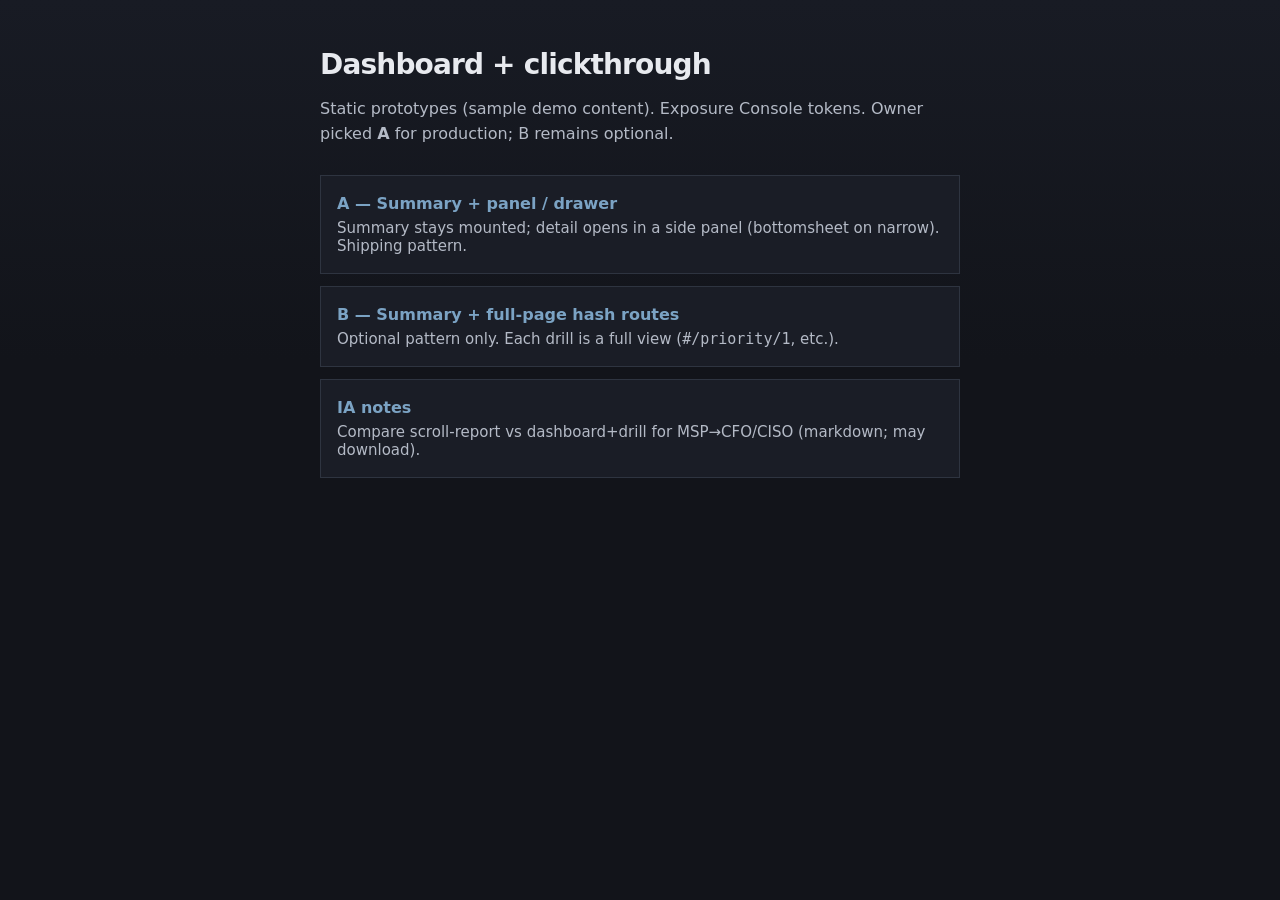
<file: audit/2026-11/design/dashboard-index.html>
<!DOCTYPE html>
<html lang="en">
<head>
  <meta charset="utf-8" />
  <meta http-equiv="refresh" content="0; url=./" />
  <meta name="viewport" content="width=device-width, initial-scale=1" />
  <title>LicenseLens — dashboard IA prototypes</title>
  <link rel="canonical" href="./" />
</head>
<body>
  <p><a href="./">Open dashboard prototypes</a></p>
</body>
</html>
</file>
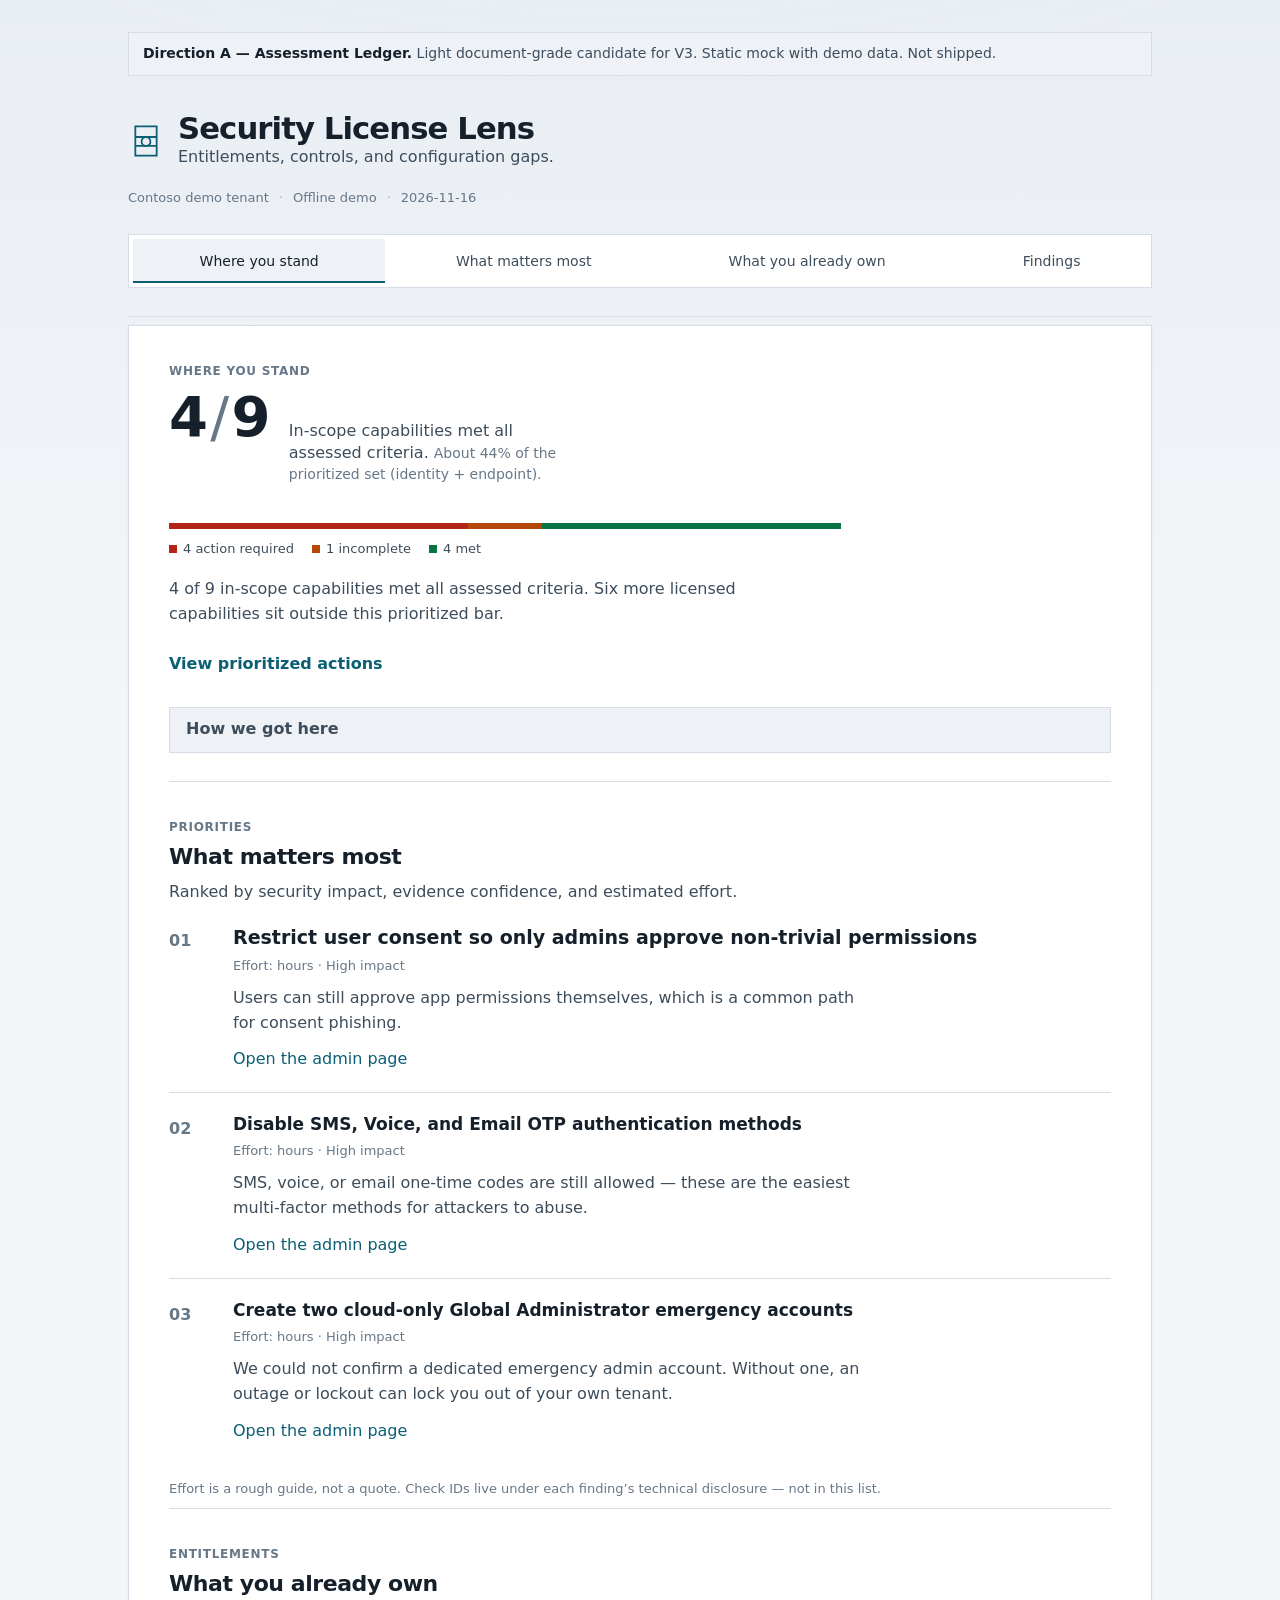
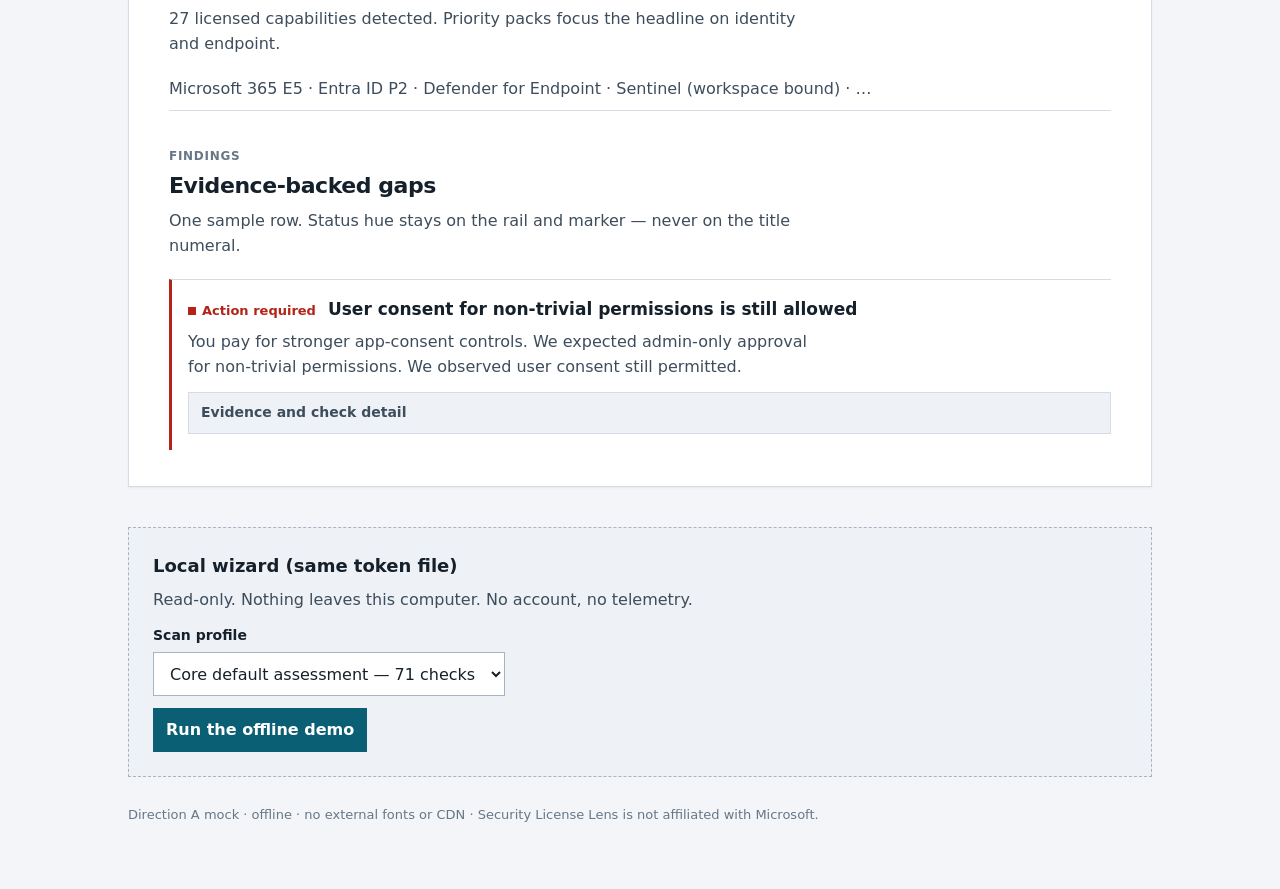
<file: audit/2026-11/design/direction-a-ledger.html>
<!DOCTYPE html>
<html lang="en">
<head>
  <meta charset="utf-8" />
  <meta name="viewport" content="width=device-width, initial-scale=1" />
  <title>Direction A — Assessment Ledger · LicenseLens V3 candidate</title>
  <style>
    /* Direction A: Assessment Ledger
       Light, document-grade default. One composition: memo, not dashboard.
       Status color on markers / rails / bars only. Offline system fonts only.
       Demo data mirrors licenselens demo (44% / 4 of 9 prioritized). */
    :root {
      --canvas: #F3F5F8;
      --surface-1: #FFFFFF;
      --surface-2: #EEF1F5;
      --surface-3: #E4E9F0;
      --border: #D5DCE6;
      --border-strong: #A8B4C4;
      --text-1: #15202B;
      --text-2: #3D4D5C;
      --text-3: #667788;
      --accent: #0B5F75;
      --accent-hover: #094C5E;
      --accent-focus: #127A94;
      --state-action: #B42318;
      --state-incomplete: #B54708;
      --state-ok: #087443;
      --state-neutral: #5B6B7C;
      --font-sans: "Segoe UI Variable Text", "Segoe UI", ui-sans-serif, system-ui, -apple-system, sans-serif;
      --font-mono: ui-monospace, SFMono-Regular, Menlo, Consolas, monospace;
      --shadow-1: 0 1px 2px rgba(21, 32, 43, 0.06);
    }

    * { box-sizing: border-box; }
    html { background: var(--canvas); }
    body {
      margin: 0;
      font-family: var(--font-sans);
      font-size: 1rem;
      line-height: 1.55;
      color: var(--text-1);
      background:
        radial-gradient(1200px 480px at 50% -10%, #E7EEF5 0%, transparent 70%),
        linear-gradient(180deg, #E9EEF4 0%, var(--canvas) 28%);
    }
    a { color: var(--accent); text-decoration: none; }
    a:hover { color: var(--accent-hover); text-decoration: underline; }
    a:focus-visible, button:focus-visible, summary:focus-visible {
      outline: 2px solid var(--accent-focus);
      outline-offset: 2px;
    }
    .page {
      max-width: 1080px;
      margin: 0 auto;
      padding: 32px 28px 64px;
    }
    .banner {
      margin: 0 0 28px;
      padding: 10px 14px;
      background: var(--surface-2);
      border: 1px solid var(--border);
      color: var(--text-2);
      font-size: 0.875rem;
    }
    .banner strong { color: var(--text-1); }

    /* Masthead — brand is the hero signal; no serif roulette */
    .masthead {
      display: flex;
      flex-direction: column;
      gap: 6px;
      padding-block: 8px 28px;
      border-block-end: 1px solid var(--border);
    }
    .brand {
      display: flex;
      align-items: center;
      gap: 14px;
    }
    .mark {
      width: 36px;
      height: 40px;
      color: var(--accent);
      flex-shrink: 0;
    }
    .mark svg { display: block; width: 100%; height: 100%; }
    .brand h1 {
      margin: 0;
      font-size: clamp(1.75rem, 2.4vw, 2.125rem);
      font-weight: 650;
      letter-spacing: -0.03em;
      line-height: 1.1;
    }
    .tagline { margin: 0; color: var(--text-2); font-size: 1rem; }
    .meta {
      display: flex;
      flex-wrap: wrap;
      gap: 4px 0;
      margin-block-start: 12px;
      color: var(--text-3);
      font-size: 0.8125rem;
    }
    .meta .sep { padding-inline: 10px; color: var(--border-strong); }

    nav.toc {
      display: flex;
      flex-wrap: wrap;
      gap: 4px;
      margin-block: 20px 0;
      padding: 4px;
      background: var(--surface-1);
      border: 1px solid var(--border);
    }
    nav.toc a {
      flex: 1 1 auto;
      min-height: 44px;
      display: inline-flex;
      align-items: center;
      justify-content: center;
      padding: 8px 12px;
      color: var(--text-2);
      font-size: 0.875rem;
      font-weight: 500;
      text-decoration: none;
    }
    nav.toc a[aria-current="true"] {
      color: var(--text-1);
      box-shadow: inset 0 -2px 0 var(--accent);
      background: var(--surface-2);
    }

    main { margin-block-start: 8px; }
    .sheet {
      background: var(--surface-1);
      border: 1px solid var(--border);
      box-shadow: var(--shadow-1);
      padding: 36px 40px;
    }
    @media (max-width: 640px) {
      .page { padding: 16px 12px 48px; }
      .sheet { padding: 24px 18px; }
    }

    /* Hero: fraction first; % is caption, not the claim */
    .hero { padding-block-end: 28px; border-block-end: 1px solid var(--border); }
    .hero-kicker {
      margin: 0 0 8px;
      font-size: 0.75rem;
      font-weight: 700;
      letter-spacing: 0.06em;
      text-transform: uppercase;
      color: var(--text-3);
    }
    .posture {
      display: flex;
      flex-wrap: wrap;
      align-items: baseline;
      gap: 12px 20px;
    }
    .posture-fraction {
      font-size: clamp(2.75rem, 6vw, 3.5rem);
      font-weight: 650;
      letter-spacing: -0.03em;
      line-height: 1;
      font-variant-numeric: tabular-nums;
      color: var(--text-1);
    }
    .posture-fraction .slash { color: var(--text-3); font-weight: 500; padding-inline: 4px; }
    .posture-caption {
      max-width: 28ch;
      color: var(--text-2);
      font-size: 1rem;
      line-height: 1.35;
    }
    .posture-caption .pct {
      color: var(--text-3);
      font-size: 0.875rem;
    }

    .dist {
      margin-block: 22px 0;
      max-width: 42rem;
    }
    .dist-bar {
      display: flex;
      height: 6px;
      background: var(--surface-3);
      border-radius: 0;
      overflow: hidden;
    }
    .dist-seg { min-width: 0; }
    .dist-seg.gap { background: var(--state-action); }
    .dist-seg.partial { background: var(--state-incomplete); }
    .dist-seg.ok { background: var(--state-ok); }
    .dist-legend {
      display: flex;
      flex-wrap: wrap;
      gap: 8px 18px;
      margin: 10px 0 0;
      padding: 0;
      list-style: none;
      font-size: 0.8125rem;
      color: var(--text-2);
    }
    .dist-legend li { display: inline-flex; align-items: center; gap: 6px; }
    .swatch {
      width: 8px; height: 8px;
      border-radius: 0;
      background: currentColor;
    }
    .swatch.gap { color: var(--state-action); }
    .swatch.partial { color: var(--state-incomplete); }
    .swatch.ok { color: var(--state-ok); }

    .implication {
      margin: 18px 0 0;
      max-width: 62ch;
      color: var(--text-2);
    }
    .hero-action { margin: 16px 0 0; }
    .hero-action a {
      display: inline-flex;
      align-items: center;
      min-height: 44px;
      font-weight: 600;
    }

    details.method {
      margin-block-start: 20px;
      border: 1px solid var(--border);
      background: var(--surface-2);
      padding: 0 16px;
    }
    details.method summary {
      cursor: pointer;
      min-height: 44px;
      display: flex;
      align-items: center;
      font-weight: 600;
      color: var(--text-2);
    }
    details.method[open] summary { color: var(--text-1); }
    .method-body { padding-block: 0 16px; color: var(--text-2); font-size: 0.9375rem; }
    .stat-row {
      display: grid;
      grid-template-columns: repeat(auto-fit, minmax(7rem, 1fr));
      gap: 12px 16px;
      margin-block-start: 12px;
    }
    .stat .n {
      font-size: 1.375rem;
      font-weight: 650;
      font-variant-numeric: tabular-nums;
      color: var(--text-1);
    }
    .stat .l { font-size: 0.75rem; color: var(--text-3); }

    /* Priorities — open sequence, not cards-in-cards */
    .section { padding-block: 36px 0; }
    .section + .section { border-block-start: 1px solid var(--border); margin-block-start: 8px; }
    .section-kicker {
      margin: 0 0 4px;
      font-size: 0.75rem;
      font-weight: 700;
      letter-spacing: 0.06em;
      text-transform: uppercase;
      color: var(--text-3);
    }
    .section h2 { margin: 0; font-size: 1.375rem; font-weight: 650; letter-spacing: -0.02em; }
    .section-help { margin: 6px 0 20px; color: var(--text-2); max-width: 62ch; }

    .move-list { list-style: none; margin: 0; padding: 0; display: flex; flex-direction: column; gap: 0; }
    .move-item {
      display: grid;
      grid-template-columns: 3rem 1fr;
      gap: 8px 16px;
      padding-block: 20px;
      border-block-start: 1px solid var(--border);
    }
    .move-item:first-child { border-block-start: 0; padding-block-start: 0; }
    .move-item--lead .move-title { font-size: 1.1875rem; }
    .move-index {
      font-variant-numeric: tabular-nums;
      font-weight: 650;
      color: var(--text-3);
      padding-block-start: 4px;
    }
    .move-title { margin: 0; font-size: 1.0625rem; font-weight: 650; line-height: 1.3; }
    .move-meta {
      margin: 6px 0 0;
      font-size: 0.8125rem;
      color: var(--text-3);
    }
    .move-why { margin: 10px 0 0; color: var(--text-2); max-width: 62ch; }
    .move-link { margin: 12px 0 0; }
    .move-note { margin: 16px 0 0; font-size: 0.8125rem; color: var(--text-3); }

    /* Finding sample — rail only carries status hue */
    .finding {
      padding: 16px 0 16px 16px;
      border-inline-start: 3px solid var(--state-action);
      border-block-start: 1px solid var(--border);
    }
    .finding-head { display: flex; flex-wrap: wrap; align-items: baseline; gap: 8px 12px; }
    .finding-head h3 { margin: 0; font-size: 1.0625rem; }
    .status-marker {
      display: inline-flex;
      align-items: center;
      gap: 6px;
      font-size: 0.8125rem;
      font-weight: 600;
      color: var(--state-action);
    }
    .status-marker .dot { width: 8px; height: 8px; background: currentColor; }
    .finding p { margin: 8px 0 0; color: var(--text-2); max-width: 62ch; }
    details.tech {
      margin-block-start: 12px;
      border: 1px solid var(--border);
      padding: 0 12px;
      background: var(--surface-2);
    }
    details.tech summary {
      min-height: 40px;
      display: flex;
      align-items: center;
      cursor: pointer;
      color: var(--text-2);
      font-weight: 600;
      font-size: 0.875rem;
    }
    .tech-body { padding-block: 0 12px; font-size: 0.875rem; color: var(--text-2); }
    .tech-body code { font-family: var(--font-mono); font-size: 0.84em; color: var(--text-1); }

    /* Wizard strip — same tokens */
    .wizard-preview {
      margin-block-start: 40px;
      padding: 24px;
      background: var(--surface-2);
      border: 1px dashed var(--border-strong);
    }
    .wizard-preview h2 { margin: 0 0 8px; font-size: 1.125rem; }
    .wizard-preview p { margin: 0 0 12px; color: var(--text-2); }
    .wizard-preview label { display: block; font-size: 0.875rem; font-weight: 600; margin-block-end: 6px; }
    .wizard-preview select,
    .wizard-preview button {
      font: inherit;
      min-height: 44px;
      padding: 0 12px;
      border: 1px solid var(--border-strong);
      background: var(--surface-1);
      color: var(--text-1);
    }
    .wizard-preview button {
      margin-block-start: 12px;
      background: var(--accent);
      color: #fff;
      border-color: var(--accent);
      font-weight: 600;
      cursor: pointer;
    }
    .wizard-preview button:hover { background: var(--accent-hover); }

    footer.page-foot {
      margin-block-start: 28px;
      color: var(--text-3);
      font-size: 0.8125rem;
    }

    @media (prefers-reduced-motion: reduce) {
      * { transition: none !important; animation: none !important; }
    }
    @media print {
      body { background: #fff; color: #15202B; }
      .banner, nav.toc, .wizard-preview, .hero-action { display: none !important; }
      .sheet { box-shadow: none; border: 0; padding: 0; }
      a { color: inherit; text-decoration: underline; }
    }
  </style>
</head>
<body>
  <div class="page">
    <p class="banner"><strong>Direction A — Assessment Ledger.</strong> Light document-grade candidate for V3. Static mock with demo data. Not shipped.</p>

    <header class="masthead">
      <div class="brand">
        <span class="mark" aria-hidden="true">
          <svg viewBox="0 0 40 45" fill="none">
            <path d="M8 6h24v33H8z" stroke="currentColor" stroke-width="2"/>
            <path d="M8 18h24M8 28h24" stroke="currentColor" stroke-width="2"/>
            <circle cx="20" cy="23" r="5" stroke="currentColor" stroke-width="2"/>
          </svg>
        </span>
        <div>
          <h1>Security License Lens</h1>
          <p class="tagline">Entitlements, controls, and configuration gaps.</p>
        </div>
      </div>
      <div class="meta">
        <span>Contoso demo tenant</span><span class="sep" aria-hidden="true">·</span>
        <span>Offline demo</span><span class="sep" aria-hidden="true">·</span>
        <span>2026-11-16</span>
      </div>
      <nav class="toc" aria-label="Sections">
        <a href="#stand" aria-current="true">Where you stand</a>
        <a href="#priorities">What matters most</a>
        <a href="#owned">What you already own</a>
        <a href="#findings">Findings</a>
      </nav>
    </header>

    <main>
      <div class="sheet">
        <section class="hero" id="stand" aria-labelledby="stand-title">
          <p class="hero-kicker" id="stand-title">Where you stand</p>
          <div class="posture">
            <div class="posture-fraction" aria-label="4 of 9 in-scope capabilities met">
              4<span class="slash">/</span>9
            </div>
            <p class="posture-caption">
              In-scope capabilities met all assessed criteria.
              <span class="pct">About 44% of the prioritized set (identity + endpoint).</span>
            </p>
          </div>

          <div class="dist">
            <div class="dist-bar" role="img" aria-label="Distribution: 4 action required, 1 incomplete, 4 met">
              <span class="dist-seg gap" style="flex:4"></span>
              <span class="dist-seg partial" style="flex:1"></span>
              <span class="dist-seg ok" style="flex:4"></span>
            </div>
            <ul class="dist-legend">
              <li><span class="swatch gap" aria-hidden="true"></span> 4 action required</li>
              <li><span class="swatch partial" aria-hidden="true"></span> 1 incomplete</li>
              <li><span class="swatch ok" aria-hidden="true"></span> 4 met</li>
            </ul>
          </div>

          <p class="implication">4 of 9 in-scope capabilities met all assessed criteria. Six more licensed capabilities sit outside this prioritized bar.</p>
          <p class="hero-action"><a href="#priorities">View prioritized actions</a></p>

          <details class="method">
            <summary>How we got here</summary>
            <div class="method-body">
              <p>Denominator = owned capabilities in the priority packs that were evaluated. Missing evidence stays missing; proxy and partial findings never flatten to a clean pass.</p>
              <div class="stat-row">
                <div class="stat"><div class="n">9</div><div class="l">You own (prioritized)</div></div>
                <div class="stat"><div class="n">4</div><div class="l">Met assessed criteria</div></div>
                <div class="stat"><div class="n">4</div><div class="l">Action required</div></div>
                <div class="stat"><div class="n">1</div><div class="l">Partly set up</div></div>
                <div class="stat"><div class="n">6</div><div class="l">Not licensed (outside %)</div></div>
              </div>
            </div>
          </details>
        </section>

        <section class="section" id="priorities">
          <p class="section-kicker">Priorities</p>
          <h2>What matters most</h2>
          <p class="section-help">Ranked by security impact, evidence confidence, and estimated effort.</p>
          <ol class="move-list">
            <li class="move-item move-item--lead">
              <div class="move-index">01</div>
              <div>
                <h3 class="move-title">Restrict user consent so only admins approve non-trivial permissions</h3>
                <p class="move-meta">Effort: hours · High impact</p>
                <p class="move-why">Users can still approve app permissions themselves, which is a common path for consent phishing.</p>
                <p class="move-link"><a href="#">Open the admin page</a></p>
              </div>
            </li>
            <li class="move-item">
              <div class="move-index">02</div>
              <div>
                <h3 class="move-title">Disable SMS, Voice, and Email OTP authentication methods</h3>
                <p class="move-meta">Effort: hours · High impact</p>
                <p class="move-why">SMS, voice, or email one-time codes are still allowed — these are the easiest multi-factor methods for attackers to abuse.</p>
                <p class="move-link"><a href="#">Open the admin page</a></p>
              </div>
            </li>
            <li class="move-item">
              <div class="move-index">03</div>
              <div>
                <h3 class="move-title">Create two cloud-only Global Administrator emergency accounts</h3>
                <p class="move-meta">Effort: hours · High impact</p>
                <p class="move-why">We could not confirm a dedicated emergency admin account. Without one, an outage or lockout can lock you out of your own tenant.</p>
                <p class="move-link"><a href="#">Open the admin page</a></p>
              </div>
            </li>
          </ol>
          <p class="move-note">Effort is a rough guide, not a quote. Check IDs live under each finding’s technical disclosure — not in this list.</p>
        </section>

        <section class="section" id="owned">
          <p class="section-kicker">Entitlements</p>
          <h2>What you already own</h2>
          <p class="section-help">27 licensed capabilities detected. Priority packs focus the headline on identity and endpoint.</p>
          <p style="color:var(--text-2);margin:0">Microsoft 365 E5 · Entra ID P2 · Defender for Endpoint · Sentinel (workspace bound) · …</p>
        </section>

        <section class="section" id="findings">
          <p class="section-kicker">Findings</p>
          <h2>Evidence-backed gaps</h2>
          <p class="section-help">One sample row. Status hue stays on the rail and marker — never on the title numeral.</p>
          <article class="finding">
            <div class="finding-head">
              <span class="status-marker"><span class="dot" aria-hidden="true"></span> Action required</span>
              <h3>User consent for non-trivial permissions is still allowed</h3>
            </div>
            <p>You pay for stronger app-consent controls. We expected admin-only approval for non-trivial permissions. We observed user consent still permitted.</p>
            <details class="tech">
              <summary>Evidence and check detail</summary>
              <div class="tech-body">
                <p><strong>Check:</strong> <code>id-app-user-consent-restricted</code></p>
                <p><strong>Evidence:</strong> direct · <strong>Confidence:</strong> high</p>
                <p><strong>Limitation:</strong> Does not evaluate every enterprise application individually.</p>
              </div>
            </details>
          </article>
        </section>
      </div>

      <aside class="wizard-preview" aria-label="Wizard using the same tokens">
        <h2>Local wizard (same token file)</h2>
        <p>Read-only. Nothing leaves this computer. No account, no telemetry.</p>
        <label for="profile">Scan profile</label>
        <select id="profile">
          <option>Core default assessment — 71 checks</option>
        </select>
        <div><button type="button">Run the offline demo</button></div>
      </aside>
    </main>

    <footer class="page-foot">
      Direction A mock · offline · no external fonts or CDN · Security License Lens is not affiliated with Microsoft.
    </footer>
  </div>
</body>
</html>
</file>
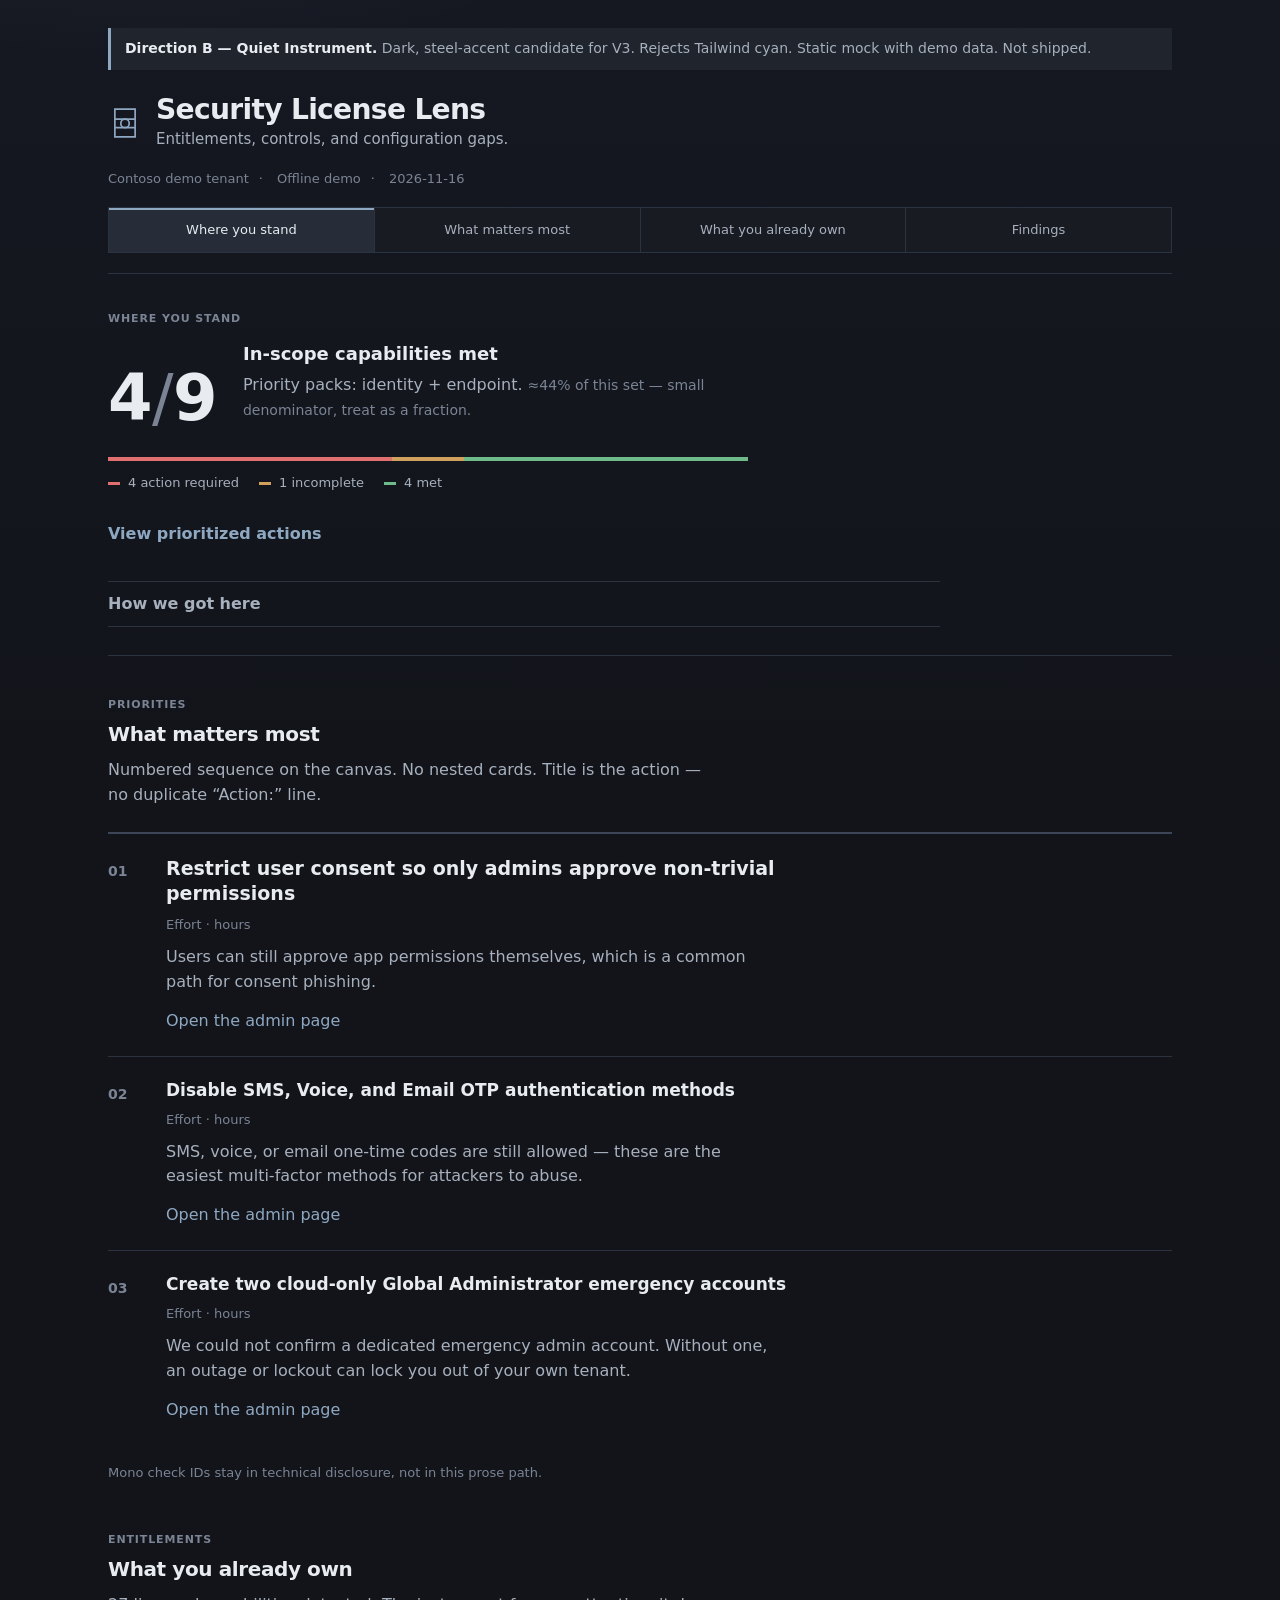
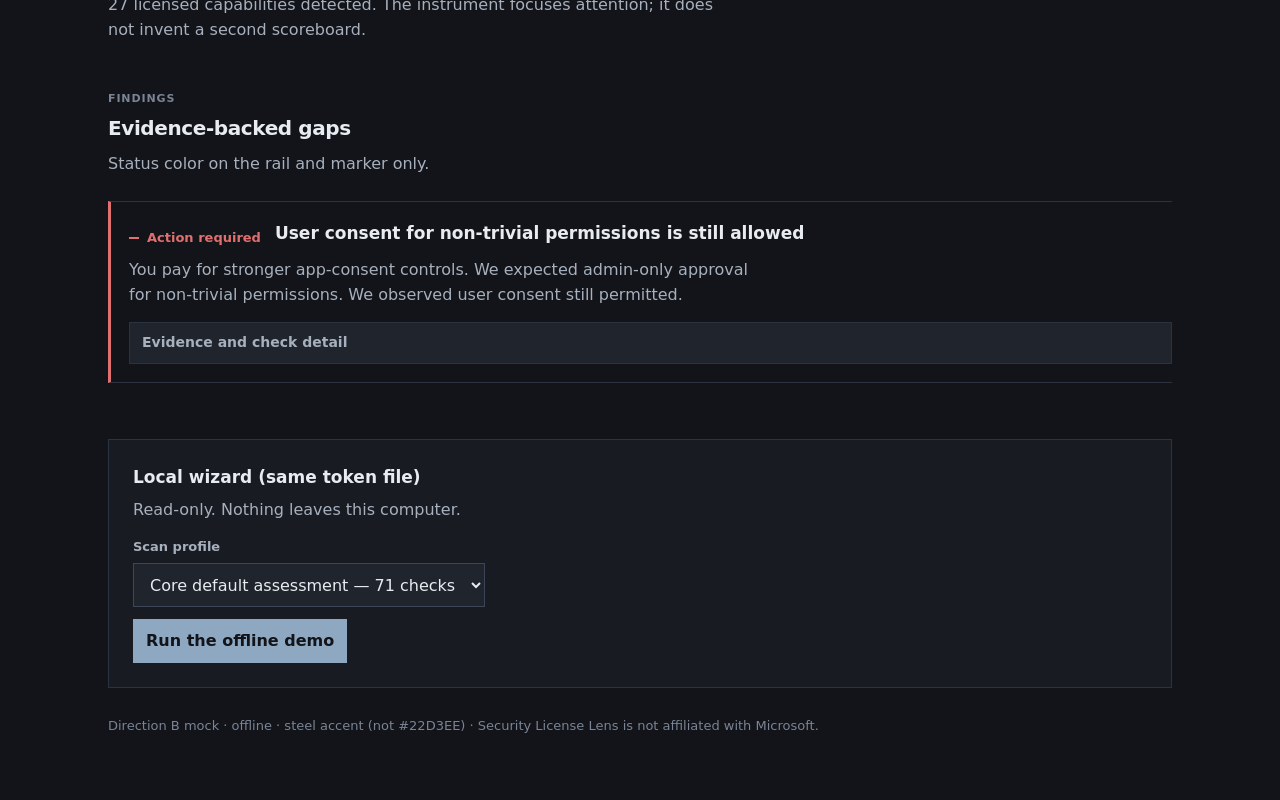
<file: audit/2026-11/design/direction-b-instrument.html>
<!DOCTYPE html>
<html lang="en">
<head>
  <meta charset="utf-8" />
  <meta name="viewport" content="width=device-width, initial-scale=1" />
  <title>Direction B — Quiet Instrument · LicenseLens V3 candidate</title>
  <style>
    /* Direction B: Quiet Instrument
       Dark screen default, but not Tailwind cyan SOC. Graphite canvas,
       steel identity accent, desaturated status ramp. Open layout (no
       section cards). Fraction-first hero. Same demo data as Direction A. */
    :root {
      --canvas: #12141A;
      --surface-1: #181B22;
      --surface-2: #1F242D;
      --surface-3: #272D38;
      --border: #2C3340;
      --border-strong: #3D4656;
      --text-1: #E8ECF1;
      --text-2: #A7B0BD;
      --text-3: #7A8494;
      --accent: #8FA8C2;
      --accent-hover: #B3C5D8;
      --accent-focus: #D0DCE8;
      --state-action: #E07070;
      --state-incomplete: #D0A15C;
      --state-ok: #6FBA8A;
      --state-neutral: #8B93A1;
      --font-sans: "Segoe UI Variable Text", "Segoe UI", ui-sans-serif, system-ui, -apple-system, sans-serif;
      --font-mono: ui-monospace, SFMono-Regular, Menlo, Consolas, monospace;
      --shadow-1: 0 1px 2px rgba(0,0,0,.45);
    }

    * { box-sizing: border-box; }
    html { background: var(--canvas); }
    body {
      margin: 0;
      font-family: var(--font-sans);
      font-size: 1rem;
      line-height: 1.55;
      color: var(--text-1);
      background:
        radial-gradient(900px 420px at 12% -8%, rgba(143,168,194,0.08), transparent 60%),
        linear-gradient(180deg, #151821 0%, var(--canvas) 32%);
    }
    a { color: var(--accent); text-decoration: none; border-block-end: 1px solid transparent; }
    a:hover { color: var(--accent-hover); border-block-end-color: var(--accent-hover); }
    a:focus-visible, button:focus-visible, summary:focus-visible {
      outline: 2px solid var(--accent-focus);
      outline-offset: 2px;
    }

    .page { max-width: 1120px; margin: 0 auto; padding: 28px 28px 64px; }
    .banner {
      margin: 0 0 24px;
      padding: 10px 14px;
      background: var(--surface-2);
      border-inline-start: 3px solid var(--accent);
      color: var(--text-2);
      font-size: 0.875rem;
    }
    .banner strong { color: var(--text-1); }

    header.masthead {
      display: grid;
      grid-template-columns: 1fr;
      gap: 18px;
      padding-block-end: 20px;
      border-block-end: 1px solid var(--border);
    }
    .brand { display: flex; align-items: center; gap: 14px; }
    .mark { width: 34px; height: 38px; color: var(--accent); flex-shrink: 0; }
    .mark svg { width: 100%; height: 100%; display: block; }
    .brand h1 {
      margin: 0;
      font-size: clamp(1.5rem, 2.2vw, 1.875rem);
      font-weight: 650;
      letter-spacing: -0.025em;
      line-height: 1.15;
    }
    .tagline { margin: 2px 0 0; color: var(--text-2); font-size: 0.9375rem; }
    .meta { color: var(--text-3); font-size: 0.8125rem; }
    .meta .sep { padding-inline: 10px; }

    nav.toc {
      display: grid;
      grid-template-columns: repeat(4, minmax(0, 1fr));
      gap: 1px;
      background: var(--border);
      border: 1px solid var(--border);
    }
    nav.toc a {
      min-height: 44px;
      display: flex;
      align-items: center;
      justify-content: center;
      padding: 8px 10px;
      background: var(--surface-1);
      color: var(--text-2);
      font-size: 0.8125rem;
      font-weight: 500;
      text-align: center;
      border: 0;
    }
    nav.toc a[aria-current="true"] {
      color: var(--text-1);
      background: var(--surface-3);
      box-shadow: inset 0 2px 0 var(--accent);
    }
    @media (max-width: 720px) {
      nav.toc { grid-template-columns: 1fr 1fr; }
      .page { padding-inline: 14px; }
    }

    /* Hero — open on canvas; fraction is the claim */
    .hero { padding-block: 36px 28px; border-block-end: 1px solid var(--border); }
    .hero-kicker {
      margin: 0 0 12px;
      font-size: 0.6875rem;
      font-weight: 700;
      letter-spacing: 0.08em;
      text-transform: uppercase;
      color: var(--text-3);
    }
    .posture-row {
      display: grid;
      grid-template-columns: auto 1fr;
      gap: 28px;
      align-items: end;
    }
    @media (max-width: 640px) {
      .posture-row { grid-template-columns: 1fr; gap: 14px; }
    }
    .posture-fraction {
      font-size: clamp(3rem, 7vw, 4rem);
      font-weight: 650;
      letter-spacing: -0.04em;
      line-height: 0.95;
      font-variant-numeric: tabular-nums;
      color: var(--text-1);
    }
    .posture-fraction .slash { color: var(--text-3); font-weight: 400; margin-inline: 2px; }
    .posture-side { min-width: 0; padding-block-end: 6px; }
    .posture-side h2 {
      margin: 0;
      font-size: 1.125rem;
      font-weight: 600;
      color: var(--text-1);
    }
    .posture-side p {
      margin: 6px 0 0;
      color: var(--text-2);
      max-width: 46ch;
    }
    .pct-quiet { color: var(--text-3); font-size: 0.875rem; }

    .dist { margin-block-start: 28px; max-width: 40rem; }
    .dist-bar {
      display: flex;
      height: 4px;
      background: var(--surface-3);
      overflow: hidden;
    }
    .dist-seg.gap { background: var(--state-action); }
    .dist-seg.partial { background: var(--state-incomplete); }
    .dist-seg.ok { background: var(--state-ok); }
    .dist-legend {
      display: flex;
      flex-wrap: wrap;
      gap: 8px 20px;
      list-style: none;
      margin: 12px 0 0;
      padding: 0;
      font-size: 0.8125rem;
      color: var(--text-2);
    }
    .dist-legend li { display: inline-flex; align-items: center; gap: 8px; }
    .rail {
      width: 12px;
      height: 3px;
      background: currentColor;
    }
    .rail.gap { color: var(--state-action); }
    .rail.partial { color: var(--state-incomplete); }
    .rail.ok { color: var(--state-ok); }

    .hero-action { margin-block-start: 20px; }
    .hero-action a {
      display: inline-flex;
      align-items: center;
      min-height: 44px;
      font-weight: 600;
    }

    details.method {
      margin-block-start: 24px;
      max-width: 52rem;
      border-block: 1px solid var(--border);
      background: transparent;
    }
    details.method summary {
      cursor: pointer;
      min-height: 44px;
      display: flex;
      align-items: center;
      font-weight: 600;
      color: var(--text-2);
    }
    details.method[open] summary { color: var(--text-1); }
    .method-body { padding-block: 0 18px; color: var(--text-2); font-size: 0.9375rem; }
    .stat-row {
      display: grid;
      grid-template-columns: repeat(auto-fit, minmax(6.5rem, 1fr));
      gap: 16px 12px;
      margin-block-start: 16px;
    }
    .stat .n {
      font-size: 1.25rem;
      font-weight: 650;
      font-variant-numeric: tabular-nums;
      color: var(--text-1);
    }
    .stat .l { font-size: 0.75rem; color: var(--text-3); }

    .section { padding-block: 40px 8px; }
    .section-kicker {
      margin: 0 0 6px;
      font-size: 0.6875rem;
      font-weight: 700;
      letter-spacing: 0.08em;
      text-transform: uppercase;
      color: var(--text-3);
    }
    .section h2 {
      margin: 0;
      font-size: 1.25rem;
      font-weight: 650;
      letter-spacing: -0.02em;
    }
    .section-help { margin: 8px 0 0; color: var(--text-2); max-width: 60ch; }

    .move-list {
      list-style: none;
      margin: 24px 0 0;
      padding: 0;
    }
    .move-item {
      display: grid;
      grid-template-columns: 2.5rem 1fr;
      gap: 4px 18px;
      padding-block: 22px;
      border-block-start: 1px solid var(--border);
    }
    .move-item--lead { border-block-start-width: 2px; border-block-start-color: var(--border-strong); }
    .move-index {
      font-size: 0.875rem;
      font-weight: 650;
      font-variant-numeric: tabular-nums;
      color: var(--text-3);
      padding-block-start: 5px;
    }
    .move-title {
      margin: 0;
      font-size: 1.0625rem;
      font-weight: 650;
      line-height: 1.35;
      max-width: 54ch;
    }
    .move-item--lead .move-title { font-size: 1.1875rem; }
    .move-meta { margin: 8px 0 0; font-size: 0.8125rem; color: var(--text-3); }
    .move-why { margin: 10px 0 0; color: var(--text-2); max-width: 60ch; }
    .move-link { margin: 14px 0 0; }
    .move-note { margin: 18px 0 0; font-size: 0.8125rem; color: var(--text-3); }

    .finding {
      margin-block-start: 24px;
      padding: 18px 0 18px 18px;
      border-inline-start: 3px solid var(--state-action);
      border-block: 1px solid var(--border);
    }
    .finding-head { display: flex; flex-wrap: wrap; gap: 10px 14px; align-items: baseline; }
    .finding-head h3 { margin: 0; font-size: 1.0625rem; }
    .status-marker {
      display: inline-flex;
      align-items: center;
      gap: 8px;
      font-size: 0.8125rem;
      font-weight: 600;
      color: var(--state-action);
    }
    .status-marker .tick {
      width: 10px;
      height: 2px;
      background: currentColor;
    }
    .finding > p { margin: 10px 0 0; color: var(--text-2); max-width: 62ch; }
    details.tech {
      margin-block-start: 14px;
      border: 1px solid var(--border);
      background: var(--surface-2);
      padding: 0 12px;
    }
    details.tech summary {
      min-height: 40px;
      display: flex;
      align-items: center;
      cursor: pointer;
      color: var(--text-2);
      font-size: 0.875rem;
      font-weight: 600;
    }
    .tech-body { padding-block: 0 12px; font-size: 0.875rem; color: var(--text-2); }
    .tech-body code { font-family: var(--font-mono); color: var(--text-1); }

    .wizard-preview {
      margin-block-start: 48px;
      padding: 24px;
      background: var(--surface-1);
      border: 1px solid var(--border);
    }
    .wizard-preview h2 { margin: 0 0 8px; font-size: 1.0625rem; }
    .wizard-preview p { margin: 0 0 14px; color: var(--text-2); }
    .wizard-preview label { display: block; font-size: 0.8125rem; font-weight: 600; color: var(--text-2); margin-block-end: 6px; }
    .wizard-preview select,
    .wizard-preview button {
      font: inherit;
      min-height: 44px;
      padding: 0 12px;
      border: 1px solid var(--border-strong);
      background: var(--surface-2);
      color: var(--text-1);
    }
    .wizard-preview button {
      margin-block-start: 12px;
      border-color: var(--accent);
      color: var(--canvas);
      background: var(--accent);
      font-weight: 650;
      cursor: pointer;
    }
    .wizard-preview button:hover { background: var(--accent-hover); }

    footer.page-foot {
      margin-block-start: 28px;
      color: var(--text-3);
      font-size: 0.8125rem;
    }

    @media (prefers-reduced-motion: reduce) {
      * { transition: none !important; animation: none !important; }
    }
    @media print {
      body { background: #fff; color: #15202B; }
      .banner, nav.toc, .wizard-preview, .hero-action { display: none !important; }
      .mark, a { color: #0B5F75 !important; }
      .dist-seg.gap, .rail.gap, .status-marker { color: #B42318 !important; }
      .dist-seg.partial, .rail.partial { color: #B54708 !important; }
      .dist-seg.ok, .rail.ok { color: #087443 !important; }
      .dist-seg { background: currentColor !important; }
    }
  </style>
</head>
<body>
  <div class="page">
    <p class="banner"><strong>Direction B — Quiet Instrument.</strong> Dark, steel-accent candidate for V3. Rejects Tailwind cyan. Static mock with demo data. Not shipped.</p>

    <header class="masthead">
      <div class="brand">
        <span class="mark" aria-hidden="true">
          <svg viewBox="0 0 40 45" fill="none">
            <path d="M8 6h24v33H8z" stroke="currentColor" stroke-width="2"/>
            <path d="M8 18h24M8 28h24" stroke="currentColor" stroke-width="2"/>
            <circle cx="20" cy="23" r="5" stroke="currentColor" stroke-width="2"/>
          </svg>
        </span>
        <div>
          <h1>Security License Lens</h1>
          <p class="tagline">Entitlements, controls, and configuration gaps.</p>
        </div>
      </div>
      <div class="meta">
        <span>Contoso demo tenant</span><span class="sep" aria-hidden="true">·</span>
        <span>Offline demo</span><span class="sep" aria-hidden="true">·</span>
        <span>2026-11-16</span>
      </div>
      <nav class="toc" aria-label="Sections">
        <a href="#stand" aria-current="true">Where you stand</a>
        <a href="#priorities">What matters most</a>
        <a href="#owned">What you already own</a>
        <a href="#findings">Findings</a>
      </nav>
    </header>

    <main>
      <section class="hero" id="stand">
        <p class="hero-kicker">Where you stand</p>
        <div class="posture-row">
          <div class="posture-fraction" aria-label="4 of 9 in-scope capabilities met">4<span class="slash">/</span>9</div>
          <div class="posture-side">
            <h2>In-scope capabilities met</h2>
            <p>Priority packs: identity + endpoint. <span class="pct-quiet">≈44% of this set — small denominator, treat as a fraction.</span></p>
          </div>
        </div>

        <div class="dist">
          <div class="dist-bar" role="img" aria-label="Distribution: 4 action required, 1 incomplete, 4 met">
            <span class="dist-seg gap" style="flex:4"></span>
            <span class="dist-seg partial" style="flex:1"></span>
            <span class="dist-seg ok" style="flex:4"></span>
          </div>
          <ul class="dist-legend">
            <li><span class="rail gap" aria-hidden="true"></span>4 action required</li>
            <li><span class="rail partial" aria-hidden="true"></span>1 incomplete</li>
            <li><span class="rail ok" aria-hidden="true"></span>4 met</li>
          </ul>
        </div>

        <p class="hero-action"><a href="#priorities">View prioritized actions</a></p>

        <details class="method">
          <summary>How we got here</summary>
          <div class="method-body">
            <p>Solid rule at rest — not a dashed placeholder. Accounting stays collapsed until asked for.</p>
            <div class="stat-row">
              <div class="stat"><div class="n">9</div><div class="l">Owned (prioritized)</div></div>
              <div class="stat"><div class="n">4</div><div class="l">Met criteria</div></div>
              <div class="stat"><div class="n">4</div><div class="l">Action required</div></div>
              <div class="stat"><div class="n">1</div><div class="l">Partly set up</div></div>
              <div class="stat"><div class="n">6</div><div class="l">Not licensed</div></div>
            </div>
          </div>
        </details>
      </section>

      <section class="section" id="priorities">
        <p class="section-kicker">Priorities</p>
        <h2>What matters most</h2>
        <p class="section-help">Numbered sequence on the canvas. No nested cards. Title is the action — no duplicate “Action:” line.</p>
        <ol class="move-list">
          <li class="move-item move-item--lead">
            <div class="move-index">01</div>
            <div>
              <h3 class="move-title">Restrict user consent so only admins approve non-trivial permissions</h3>
              <p class="move-meta">Effort · hours</p>
              <p class="move-why">Users can still approve app permissions themselves, which is a common path for consent phishing.</p>
              <p class="move-link"><a href="#">Open the admin page</a></p>
            </div>
          </li>
          <li class="move-item">
            <div class="move-index">02</div>
            <div>
              <h3 class="move-title">Disable SMS, Voice, and Email OTP authentication methods</h3>
              <p class="move-meta">Effort · hours</p>
              <p class="move-why">SMS, voice, or email one-time codes are still allowed — these are the easiest multi-factor methods for attackers to abuse.</p>
              <p class="move-link"><a href="#">Open the admin page</a></p>
            </div>
          </li>
          <li class="move-item">
            <div class="move-index">03</div>
            <div>
              <h3 class="move-title">Create two cloud-only Global Administrator emergency accounts</h3>
              <p class="move-meta">Effort · hours</p>
              <p class="move-why">We could not confirm a dedicated emergency admin account. Without one, an outage or lockout can lock you out of your own tenant.</p>
              <p class="move-link"><a href="#">Open the admin page</a></p>
            </div>
          </li>
        </ol>
        <p class="move-note">Mono check IDs stay in technical disclosure, not in this prose path.</p>
      </section>

      <section class="section" id="owned">
        <p class="section-kicker">Entitlements</p>
        <h2>What you already own</h2>
        <p class="section-help">27 licensed capabilities detected. The instrument focuses attention; it does not invent a second scoreboard.</p>
      </section>

      <section class="section" id="findings">
        <p class="section-kicker">Findings</p>
        <h2>Evidence-backed gaps</h2>
        <p class="section-help">Status color on the rail and marker only.</p>
        <article class="finding">
          <div class="finding-head">
            <span class="status-marker"><span class="tick" aria-hidden="true"></span> Action required</span>
            <h3>User consent for non-trivial permissions is still allowed</h3>
          </div>
          <p>You pay for stronger app-consent controls. We expected admin-only approval for non-trivial permissions. We observed user consent still permitted.</p>
          <details class="tech">
            <summary>Evidence and check detail</summary>
            <div class="tech-body">
              <p><strong>Check:</strong> <code>id-app-user-consent-restricted</code></p>
              <p><strong>Evidence:</strong> direct · <strong>Confidence:</strong> high</p>
            </div>
          </details>
        </article>
      </section>

      <aside class="wizard-preview">
        <h2>Local wizard (same token file)</h2>
        <p>Read-only. Nothing leaves this computer.</p>
        <label for="profile">Scan profile</label>
        <select id="profile"><option>Core default assessment — 71 checks</option></select>
        <div><button type="button">Run the offline demo</button></div>
      </aside>
    </main>

    <footer class="page-foot">
      Direction B mock · offline · steel accent (not #22D3EE) · Security License Lens is not affiliated with Microsoft.
    </footer>
  </div>
</body>
</html>
</file>
